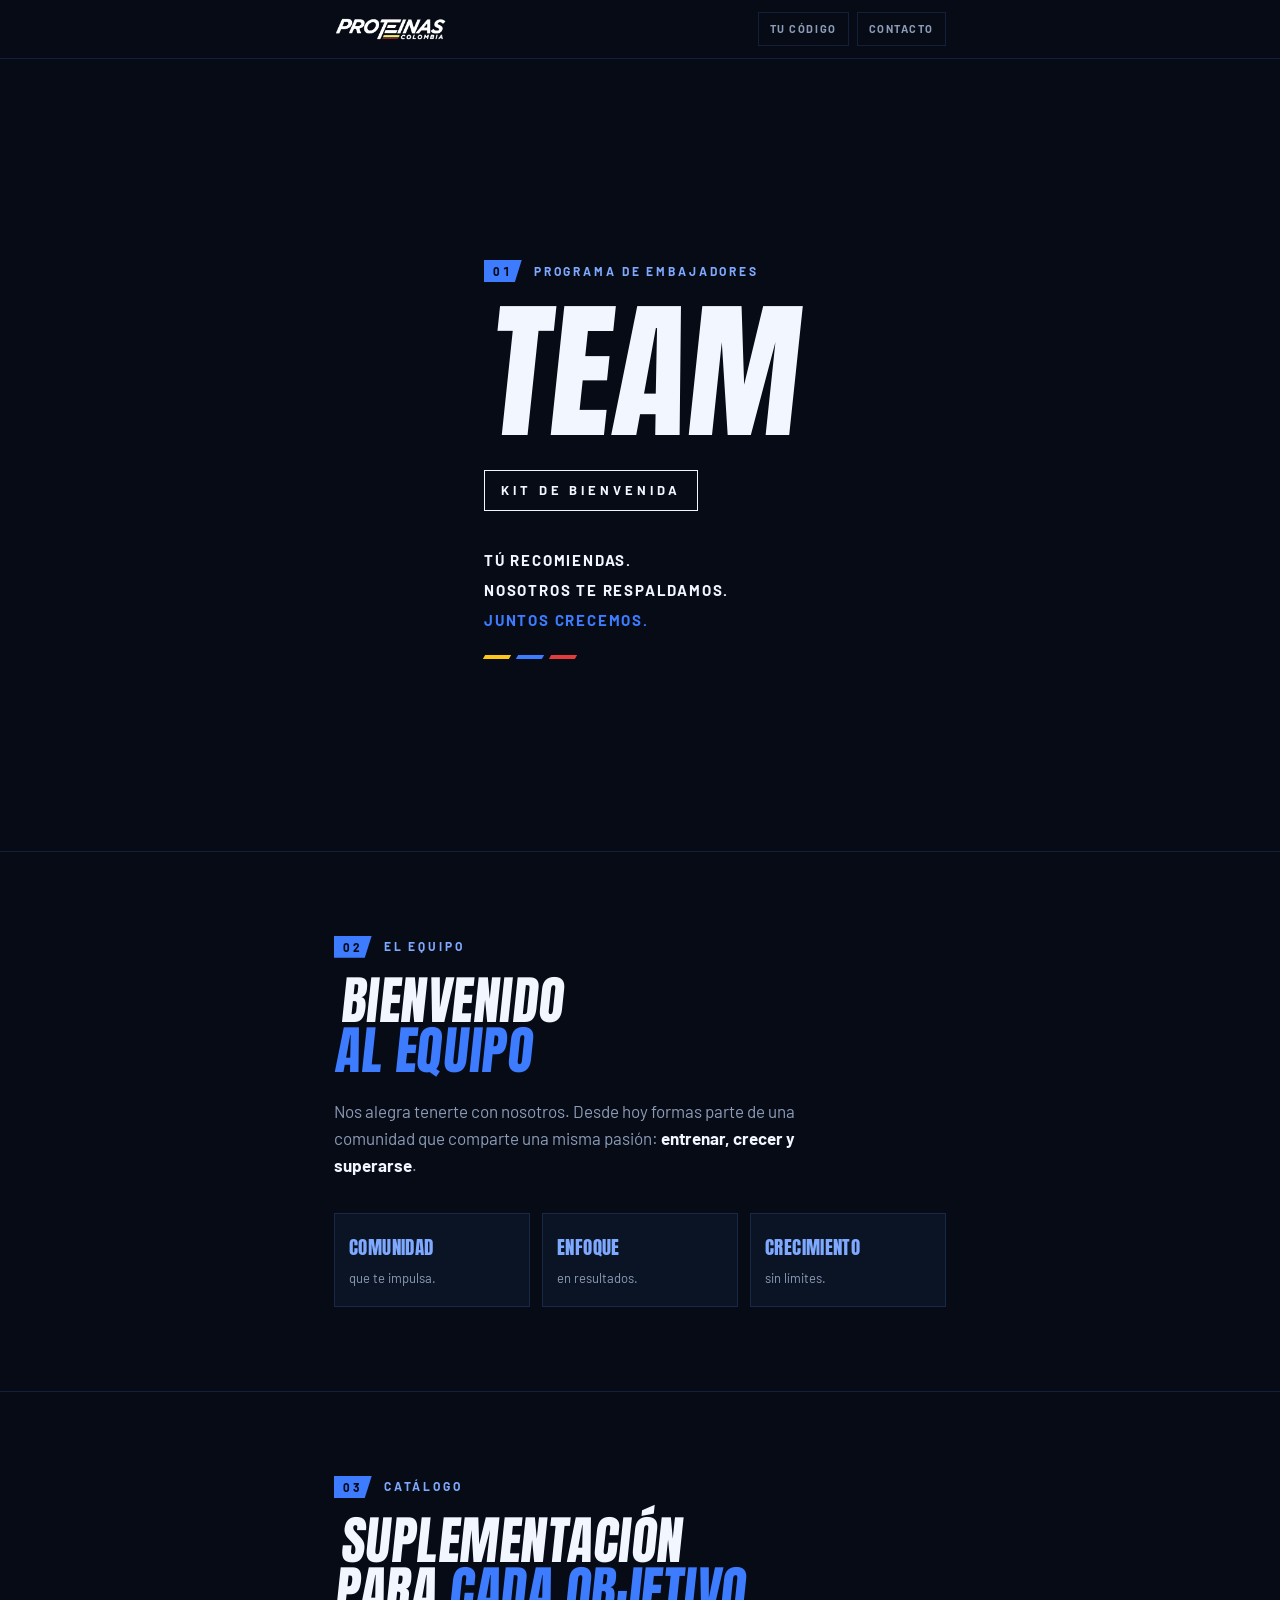
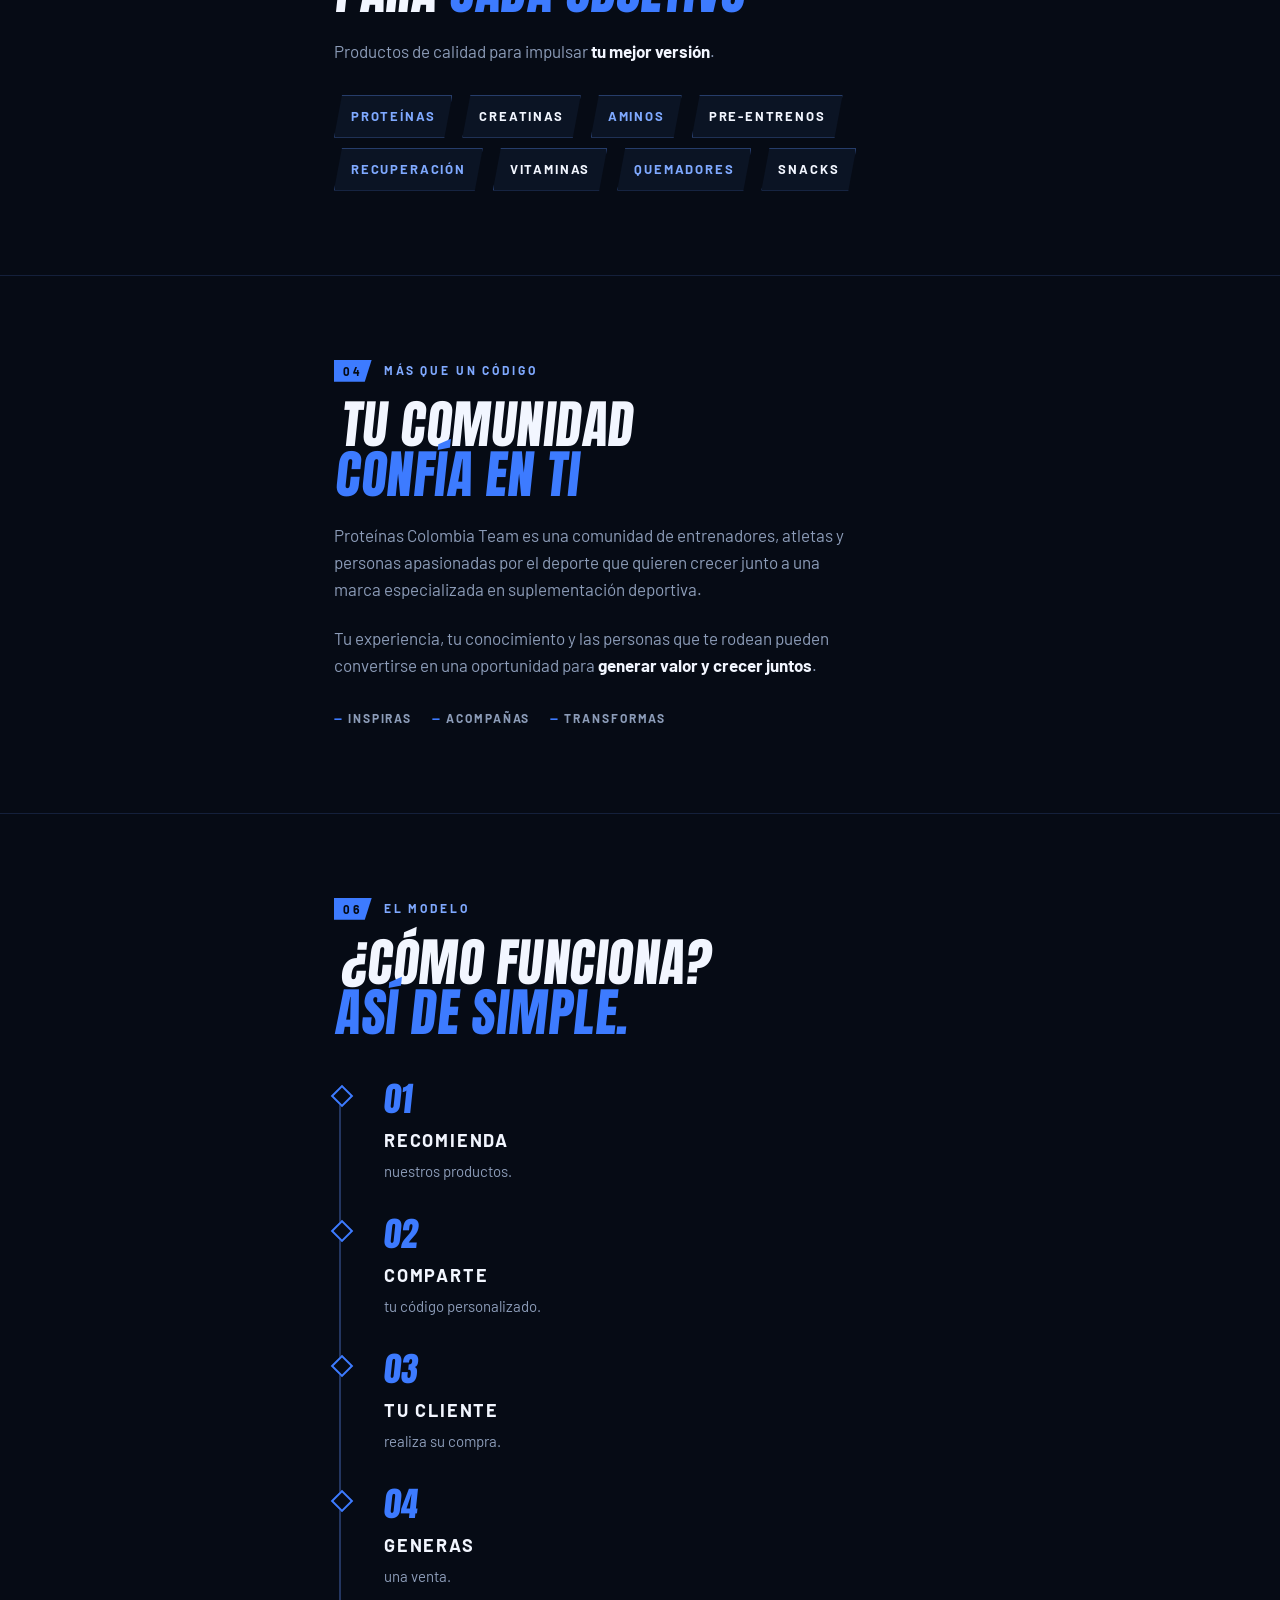
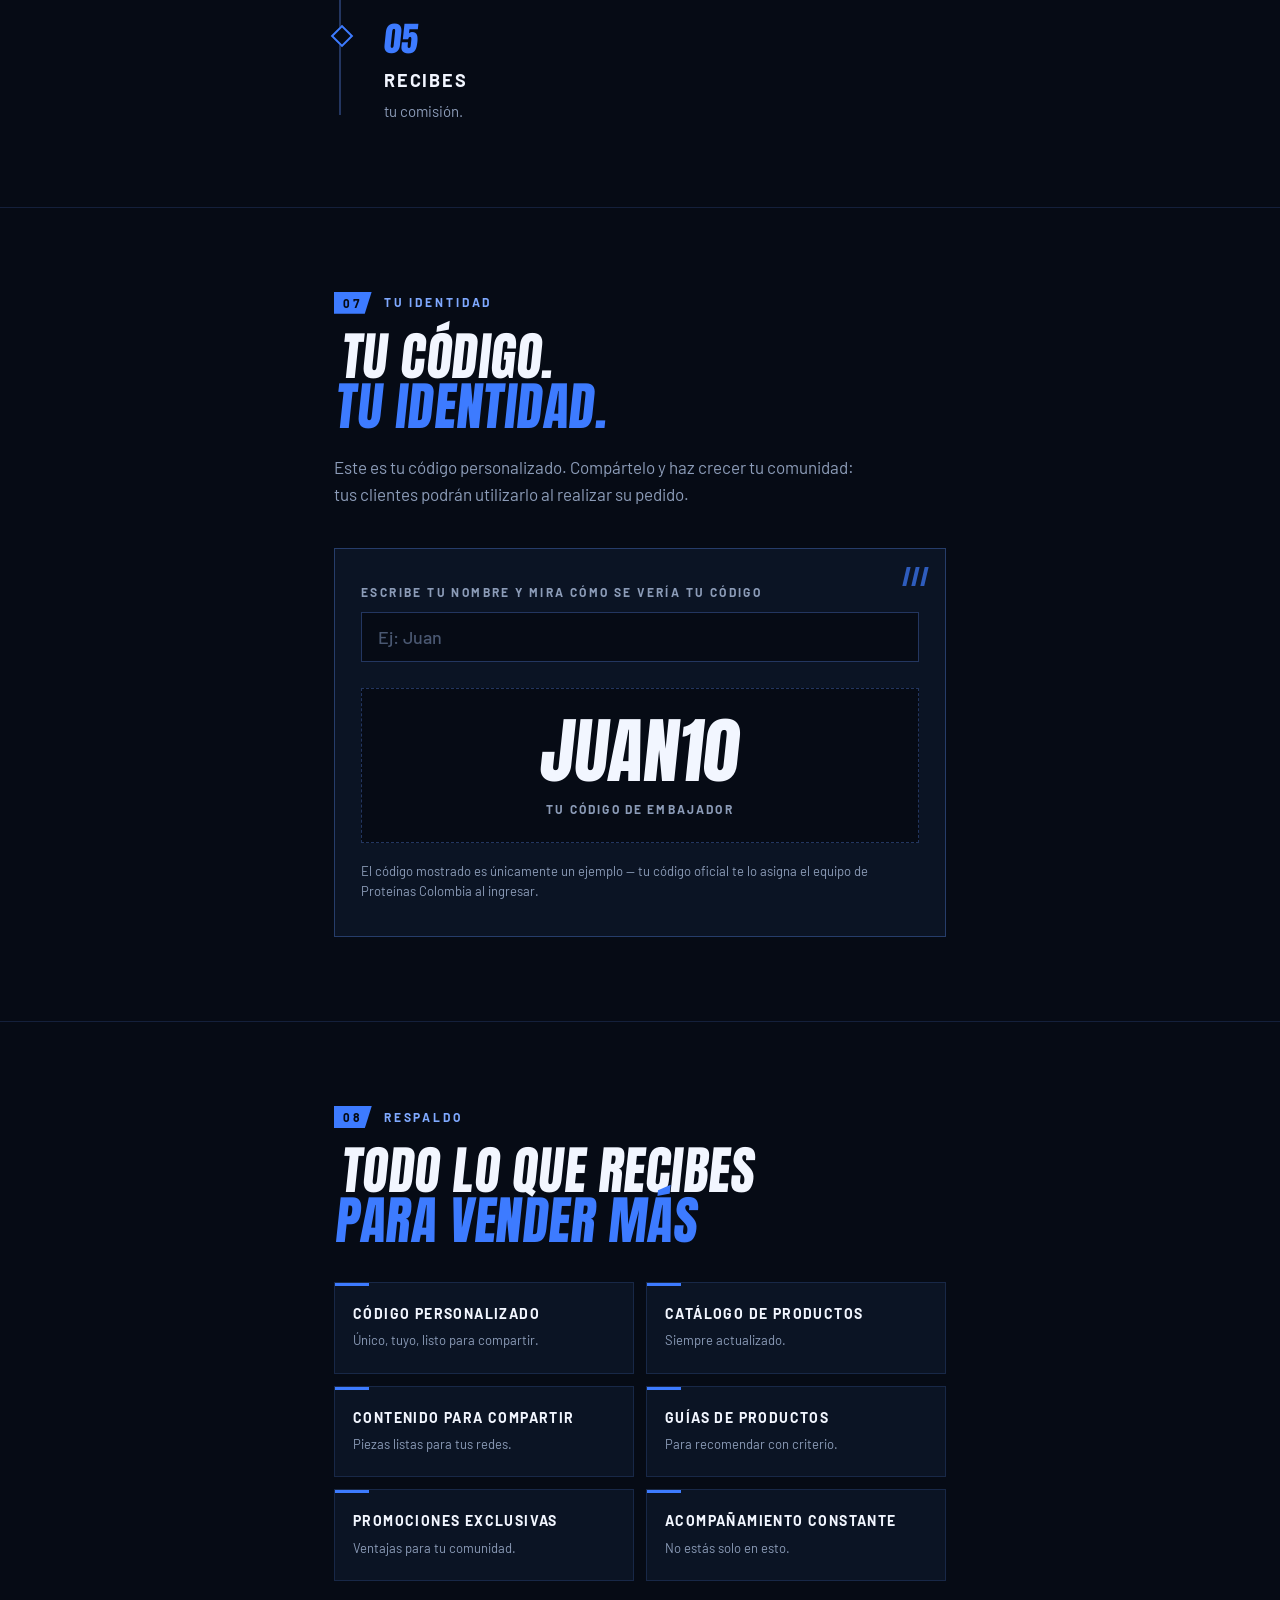
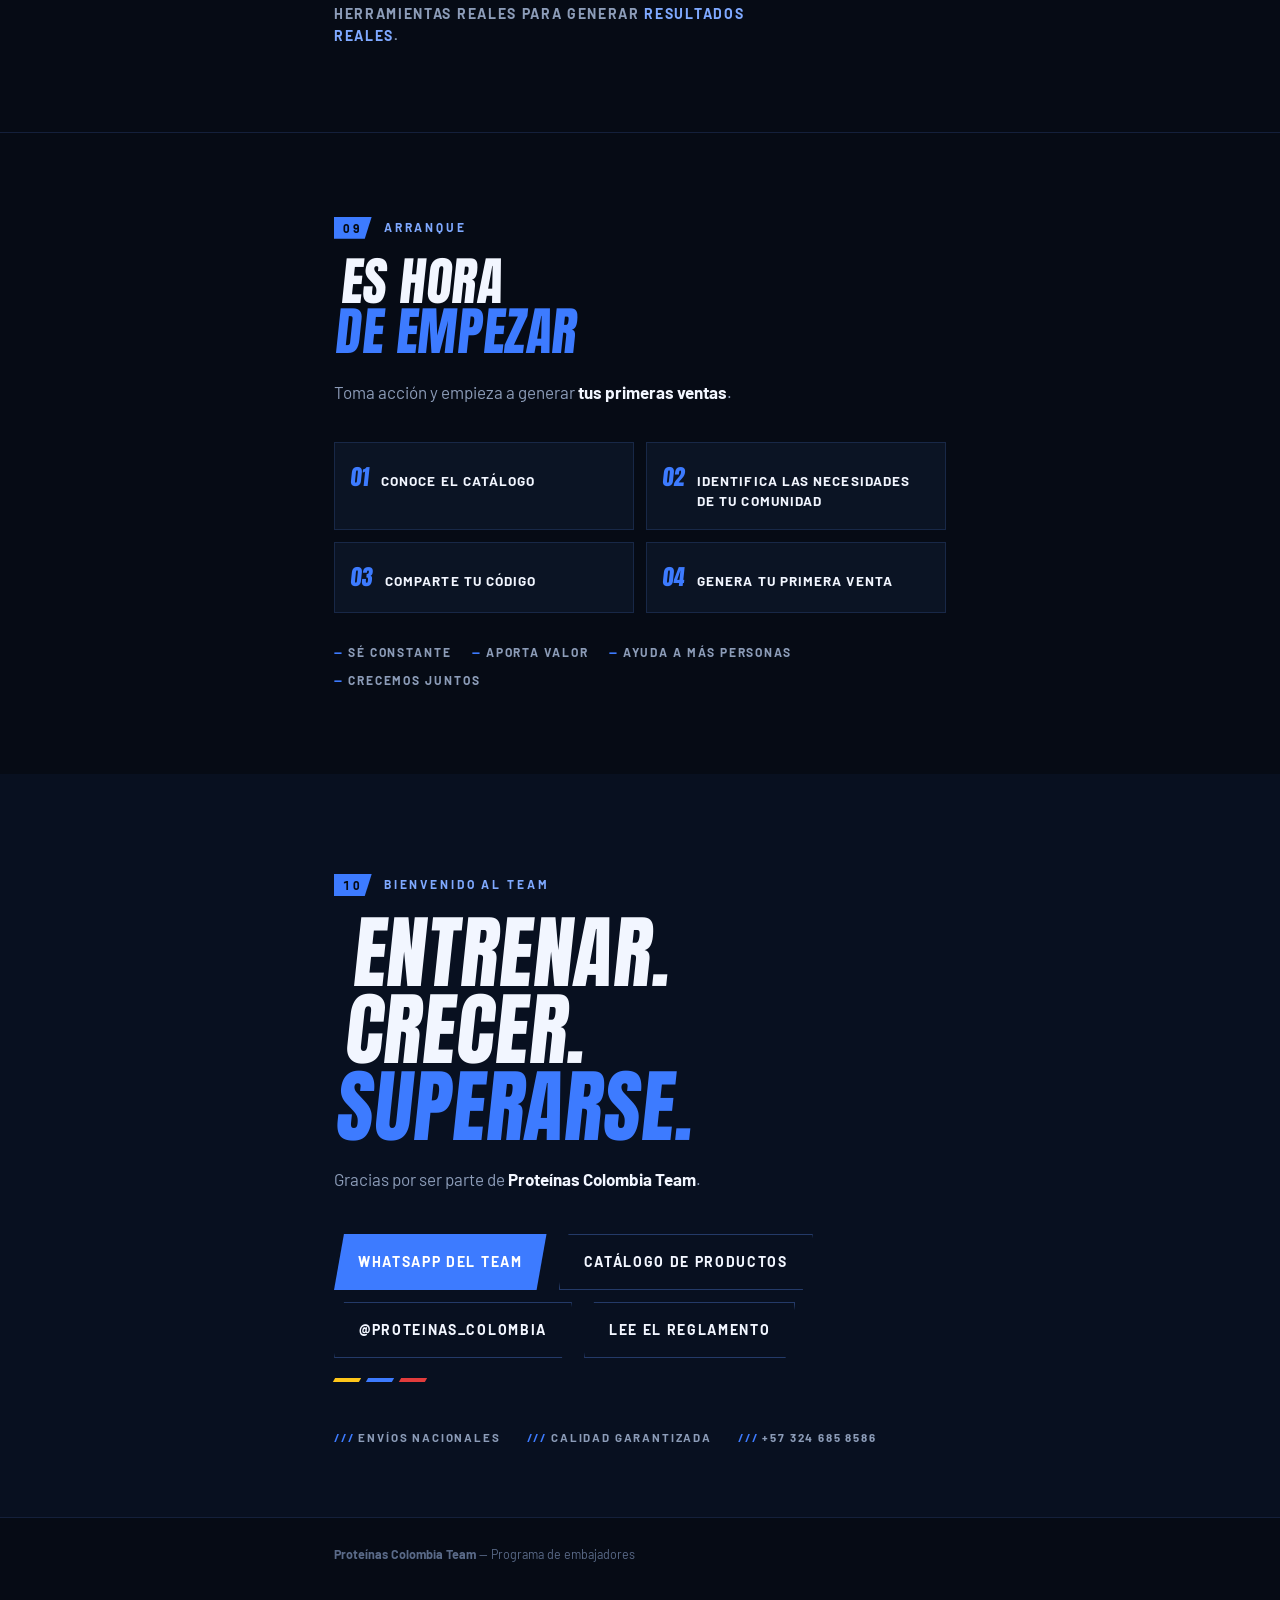
<file: web/index.html>
<!doctype html>
<html lang="es">
<head>
<meta charset="utf-8">
<meta name="viewport" content="width=device-width, initial-scale=1">
<meta name="robots" content="noindex, nofollow">
<meta name="theme-color" content="#060B15">
<link rel="icon" href="data:image/svg+xml,%3Csvg%20xmlns%3D%22http%3A%2F%2Fwww.w3.org%2F2000%2Fsvg%22%20viewBox%3D%220%200%20512%20512%22%3E%3Cpath%20fill%3D%22%23111114%22%20fill-rule%3D%22evenodd%22%20d%3D%22M242%20506C222%20505%20201%20501%20182%20495C181%20495%20179%20494%20178%20494C178%20494%20176%20493%20174%20493C172%20492%20170%20491%20169%20491C167%20490%20167%20490%20168%20486C169%20485%20175%20474%20181%20461C187%20449%20194%20436%20196%20432C198%20428%20205%20415%20210%20404C216%20392%20223%20378%20227%20371C230%20365%20236%20352%20241%20343C245%20334%20251%20322%20255%20315C258%20309%20265%20295%20270%20285C275%20275%20282%20262%20285%20256C288%20250%20295%20237%20300%20227C304%20217%20309%20209%20309%20208C309%20208%20309%20207%20309%20207C308%20207%20307%20207%20305%20208C300%20209%20297%20209%20292%20210C291%20211%20290%20211%20289%20211C288%20211%20286%20212%20285%20212C283%20212%20281%20213%20281%20213C280%20213%20278%20213%20277%20214C276%20214%20274%20214%20273%20214C273%20215%20271%20215%20270%20215C269%20215%20267%20216%20267%20216C266%20216%20264%20216%20261%20217C258%20218%20255%20218%20254%20218C249%20220%20244%20221%20243%20221C242%20221%20240%20221%20238%20222C237%20222%20236%20222%20235%20223C233%20223%20229%20224%20227%20224C223%20225%20221%20225%20221%20225C221%20225%20221%20224%20221%20223C222%20222%20223%20218%20224%20216C225%20213%20227%20208%20228%20205C229%20202%20230%20197%20231%20195C232%20193%20233%20191%20233%20190C233%20189%20237%20180%20238%20177C238%20176%20238%20175%20239%20174C239%20174%20240%20172%20240%20170C243%20161%20245%20157%20245%20156C246%20155%20251%20139%20255%20128C256%20125%20259%20118%20261%20113C261%20112%20262%20109%20263%20107C263%20106%20264%20104%20264%20104C264%20104%20264%20103%20265%20102C265%20101%20266%2098%20267%2096C268%2093%20268%2091%20268%2091C268%2090%20268%2091%20266%2093C265%2095%20263%2097%20262%2098C262%2099%20260%20101%20260%20102C259%20103%20247%20120%20241%20128C240%20130%20237%20135%20235%20137C233%20140%20230%20144%20228%20146C227%20149%20225%20151%20224%20152C224%20152%20222%20155%20221%20157C219%20159%20217%20163%20215%20164C214%20166%20211%20171%20208%20176C204%20180%20200%20186%20197%20190C195%20193%20192%20198%20191%20199C190%20200%20188%20204%20186%20206C184%20208%20182%20211%20182%20212C181%20213%20180%20215%20178%20217C176%20220%20171%20227%20159%20245C157%20247%20154%20251%20152%20253C134%20278%20126%20291%20126%20291C126%20292%20127%20292%20130%20291C131%20290%20134%20289%20135%20289C136%20288%20137%20288%20138%20288C138%20288%20139%20287%20140%20287C141%20286%20145%20285%20148%20284C152%20283%20155%20282%20156%20281C157%20281%20159%20280%20161%20279C163%20279%20164%20278%20164%20278C165%20278%20167%20277%20169%20277C171%20276%20174%20275%20175%20274C176%20274%20178%20274%20178%20273C180%20273%20187%20270%20188%20270C189%20270%20191%20269%20192%20269C196%20267%20201%20265%20203%20265C203%20265%20204%20264%20205%20264C206%20264%20207%20264%20207%20264C207%20264%20207%20264%20206%20268C204%20273%20203%20277%20202%20280C202%20281%20202%20283%20201%20283C200%20287%20198%20294%20197%20297C197%20298%20196%20300%20196%20301C196%20302%20195%20304%20195%20305C194%20307%20194%20308%20194%20309C193%20309%20193%20310%20193%20311C193%20312%20192%20313%20192%20314C192%20314%20192%20315%20191%20316C191%20318%20191%20319%20190%20319C190%20320%20189%20325%20188%20328C187%20329%20187%20330%20187%20331C187%20331%20186%20334%20185%20336C185%20338%20184%20341%20183%20342C183%20345%20177%20362%20171%20382C170%20387%20168%20392%20168%20393C167%20396%20158%20426%20153%20443C151%20449%20149%20455%20149%20455C149%20456%20147%20461%20146%20467C144%20473%20142%20478%20142%20478C142%20479%20141%20479%20141%20478C140%20478%20139%20478%20138%20477C129%20472%20118%20465%20110%20459C99%20451%2091%20445%2082%20436C67%20421%2055%20406%2044%20389C43%20387%2042%20385%2041%20385C40%20383%2036%20375%2034%20372C30%20364%2026%20354%2023%20346C16%20330%2011%20311%209%20294C7%20281%206%20269%206%20256C6%20236%208%20218%2012%20199C18%20176%2026%20154%2038%20132C41%20127%2048%20116%2051%20112C63%2095%2072%2085%2086%2072C90%2068%2094%2065%2096%2063C97%2062%2098%2061%2099%2061C100%2060%20101%2059%20102%2059C102%2058%20103%2058%20103%2058C103%2058%20110%2052%20111%2051C112%2051%20113%2050%20115%2049C120%2046%20127%2041%20133%2038C137%2035%20148%2030%20151%2028C158%2025%20162%2024%20167%2022C168%2021%20169%2021%20170%2021C172%2020%20180%2017%20183%2016C184%2016%20185%2016%20185%2015C186%2015%20187%2015%20188%2015C189%2014%20190%2014%20191%2014C193%2013%20201%2011%20203%2011C211%209%20219%208%20223%207C224%207%20225%207%20225%207C226%207%20236%206%20240%206C248%205%20262%205%20270%206C274%206%20278%206%20278%206C279%206%20280%206%20282%206C285%207%20289%207%20292%208C293%208%20295%208%20296%208C297%209%20300%209%20301%209C303%2010%20304%2010%20305%2010C309%2011%20319%2013%20322%2014C322%2014%20324%2014%20325%2015C336%2018%20347%2022%20359%2027C367%2031%20380%2038%20388%2042C389%2043%20391%2044%20392%2045C397%2048%20406%2055%20412%2059C414%2061%20416%2062%20416%2063C423%2069%20439%2084%20446%2091C456%20103%20463%20113%20471%20126C478%20137%20484%20151%20489%20164C490%20166%20491%20169%20492%20169C492%20169%20492%20170%20492%20170C492%20171%20493%20172%20493%20174C494%20175%20494%20177%20494%20177C495%20178%20495%20179%20495%20180C496%20182%20497%20187%20498%20190C499%20191%20499%20192%20499%20193C499%20194%20500%20197%20501%20200C501%20201%20501%20202%20502%20203C502%20204%20502%20205%20502%20206C502%20207%20503%20211%20503%20213C504%20214%20504%20215%20504%20215C504%20216%20504%20217%20504%20217C504%20218%20505%20220%20505%20226C505%20227%20506%20229%20506%20231C506%20232%20506%20234%20506%20236C506%20237%20506%20239%20507%20241C507%20246%20507%20265%20507%20269C507%20271%20506%20273%20506%20276C506%20278%20506%20281%20506%20282C506%20283%20505%20284%20505%20286C505%20290%20504%20294%20504%20295C504%20295%20504%20296%20504%20297C504%20297%20504%20298%20503%20299C503%20299%20503%20300%20503%20301C502%20305%20502%20307%20502%20308C501%20309%20501%20310%20501%20311C501%20312%20500%20314%20500%20315C500%20316%20499%20318%20499%20318C498%20323%20498%20324%20497%20325C497%20325%20497%20326%20497%20326C497%20326%20497%20327%20497%20328C496%20328%20496%20330%20495%20332C495%20333%20494%20335%20494%20335C494%20335%20494%20337%20493%20338C493%20340%20492%20341%20492%20342C492%20342%20492%20343%20492%20343C491%20343%20491%20344%20491%20344C490%20349%20480%20370%20477%20376C476%20376%20476%20377%20476%20377C476%20377%20475%20379%20473%20382C462%20400%20450%20416%20436%20431C430%20437%20421%20445%20416%20449C415%20450%20414%20451%20413%20452C407%20457%20392%20467%20384%20471C384%20472%20382%20473%20380%20474C377%20476%20364%20482%20361%20484C360%20484%20359%20485%20358%20485C353%20487%20346%20490%20340%20492C320%20499%20302%20503%20280%20505C270%20506%20254%20507%20242%20506ZM280%20385C286%20384%20291%20384%20295%20383C296%20382%20298%20382%20299%20382C301%20382%20305%20381%20308%20380C308%20380%20310%20379%20311%20379C315%20378%20319%20376%20325%20374C343%20367%20360%20356%20373%20342C388%20327%20400%20309%20406%20290C413%20267%20414%20245%20408%20222C406%20215%20402%20206%20400%20200C398%20195%20397%20193%20395%20190C381%20163%20359%20140%20333%20124C327%20121%20318%20116%20313%20114C311%20113%20310%20113%20309%20112C309%20112%20308%20112%20308%20112C308%20112%20308%20112%20307%20112C306%20111%20303%20110%20300%20109C298%20108%20294%20107%20290%20105C288%20104%20288%20104%20287%20105C287%20105%20282%20122%20280%20130C279%20133%20278%20135%20278%20136C277%20140%20276%20144%20275%20145C275%20146%20275%20147%20276%20147C277%20147%20278%20148%20279%20148C280%20148%20281%20149%20282%20149C283%20149%20284%20150%20285%20150C286%20150%20288%20151%20289%20151C291%20152%20294%20153%20298%20155C299%20155%20299%20155%20300%20156C302%20156%20311%20161%20314%20163C339%20178%20359%20200%20368%20223C369%20226%20370%20229%20372%20235C373%20241%20374%20251%20374%20258C373%20261%20373%20263%20373%20264C373%20267%20371%20272%20371%20274C369%20281%20369%20281%20366%20288C365%20291%20361%20298%20358%20302C348%20316%20334%20329%20318%20337C313%20339%20306%20342%20302%20343C300%20344%20299%20344%20298%20344C296%20345%20294%20346%20293%20346C293%20346%20292%20346%20290%20346C286%20347%20283%20348%20281%20348C280%20348%20278%20348%20277%20349C274%20349%20262%20349%20256%20349C251%20349%20251%20349%20250%20349C249%20350%20244%20358%20239%20367C235%20374%20231%20381%20231%20382C231%20382%20231%20382%20233%20383C233%20383%20235%20383%20237%20383C245%20384%20246%20385%20250%20385C256%20385%20257%20385%20267%20385C273%20385%20277%20385%20280%20385Z%22%2F%3E%3C%2Fsvg%3E" media="(prefers-color-scheme: light)">
<link rel="icon" href="data:image/svg+xml,%3Csvg%20xmlns%3D%22http%3A%2F%2Fwww.w3.org%2F2000%2Fsvg%22%20viewBox%3D%220%200%20389%20512%22%3E%3Cpath%20fill%3D%22%23FFFFFF%22%20fill-rule%3D%22evenodd%22%20d%3D%22M55%20508C54%20507%2054%20507%2054%20506C54%20506%2055%20503%2056%20500C58%20494%2059%20491%2060%20485C61%20483%2062%20480%2063%20478C63%20476%2065%20469%2068%20462C71%20449%2073%20445%2077%20429C78%20426%2081%20418%2082%20413C84%20407%2086%20400%2087%20397C88%20394%2090%20389%2090%20387C91%20385%2092%20382%2092%20381C92%20380%2094%20375%2095%20370C97%20364%2098%20360%2098%20360C98%20359%2097%20359%2096%20358C78%20347%2061%20333%2048%20317C25%20289%2010%20255%205%20221C5%20215%205%20214%204%20209C4%20202%204%20182%204%20177C6%20161%209%20148%2013%20135C14%20131%2017%20124%2018%20121C19%20120%2019%20118%2020%20117C22%20112%2028%20100%2032%2093C57%2053%2097%2023%20143%2010C145%2010%20149%209%20150%208C152%208%20154%208%20154%208C160%206%20171%205%20179%204C185%203%20204%203%20210%204C235%206%20258%2013%20281%2024C301%2034%20317%2046%20333%2063C360%2091%20378%20128%20384%20166C385%20176%20385%20177%20385%20194C385%20213%20385%20216%20383%20227C382%20233%20381%20234%20380%20240C374%20265%20363%20288%20348%20309C317%20350%20271%20377%20220%20384C206%20386%20189%20386%20175%20384C158%20383%20142%20379%20127%20373C126%20373%20126%20373%20126%20373C125%20373%20118%20387%2099%20425C95%20433%2091%20441%2089%20444C88%20447%2083%20457%2077%20468C72%20478%2068%20487%2067%20488C67%20488%2064%20493%2062%20499C59%20504%2057%20508%2057%20508C57%20508%2056%20508%2055%20508ZM70%20474C74%20468%2078%20458%2081%20453C88%20440%2096%20424%20103%20409C107%20402%20111%20393%20113%20389C115%20386%20120%20376%20125%20367C129%20358%20136%20345%20139%20338C154%20309%20153%20311%20152%20311C152%20310%20151%20311%20155%20304C164%20289%20161%20294%20179%20258C183%20251%20188%20242%20190%20238C192%20234%20197%20224%20201%20217C208%20201%20215%20187%20223%20172C227%20164%20228%20162%20228%20162C228%20161%20227%20162%20224%20162C223%20162%20221%20163%20220%20163C215%20164%20211%20165%20207%20166C204%20166%20201%20167%20200%20167C198%20168%20196%20168%20195%20168C195%20168%20193%20169%20191%20169C190%20169%20187%20170%20185%20170C184%20171%20182%20171%20181%20171C181%20171%20177%20172%20173%20173C159%20176%20156%20177%20155%20177C155%20177%20154%20177%20153%20177C152%20177%20152%20177%20151%20177C151%20177%20152%20176%20153%20173C154%20169%20155%20166%20158%20158C159%20155%20161%20151%20161%20149C162%20146%20163%20143%20164%20141C165%20139%20166%20137%20166%20135C169%20127%20174%20113%20177%20106C178%20103%20179%2099%20180%2097C184%2085%20187%2078%20187%2077C187%2077%20187%2077%20187%2077C187%2077%20185%2079%20181%2085C181%2085%20179%2088%20177%2091C174%2094%20172%2098%20170%20100C169%20102%20167%20104%20167%20105C167%20105%20163%20110%20159%20116C155%20122%20151%20127%20151%20128C150%20128%20150%20129%20149%20130C149%20130%20148%20131%20147%20133C146%20134%20145%20136%20143%20138C128%20160%20122%20168%20121%20169C120%20171%20114%20179%20107%20189C103%20195%2099%20200%2099%20201C98%20201%2097%20203%2096%20205C94%20207%2091%20212%2088%20216C85%20220%2083%20223%2083%20223C83%20224%2083%20224%2085%20223C86%20223%2088%20222%2090%20221C92%20221%2095%20219%2097%20219C98%20218%20102%20217%20104%20216C107%20215%20110%20214%20112%20213C114%20213%20117%20212%20119%20211C121%20210%20123%20210%20124%20209C124%20209%20126%20209%20128%20208C131%20207%20133%20206%20134%20206C134%20206%20137%20205%20141%20204C144%20202%20148%20201%20149%20201C149%20200%20150%20200%20150%20200C151%20200%20150%20202%20147%20212C147%20214%20142%20230%20141%20233C140%20235%20138%20242%20136%20248C135%20251%20135%20253%20134%20254C134%20255%20133%20259%20130%20268C129%20272%20128%20276%20128%20276C127%20277%20127%20278%20127%20280C126%20281%20125%20284%20124%20286C124%20289%20123%20293%20122%20294C122%20295%20121%20297%20121%20297C121%20298%20120%20302%20118%20307C117%20312%20115%20318%20114%20320C113%20325%20112%20328%20110%20333C110%20334%20109%20337%20109%20339C108%20340%20107%20345%20106%20349C104%20353%20103%20357%20103%20359C102%20360%20101%20364%20100%20367C99%20371%2098%20375%2097%20376C97%20378%2096%20381%2095%20383C94%20386%2093%20390%2092%20393C91%20396%2088%20406%2085%20415C83%20424%2080%20433%2079%20436C78%20438%2075%20448%2073%20457C70%20466%2067%20475%2066%20477C66%20479%2065%20481%2065%20483C63%20488%2064%20487%2070%20474ZM191%20310C196%20309%20199%20309%20202%20308C208%20307%20210%20307%20215%20306C243%20299%20267%20283%20284%20260C294%20246%20301%20229%20303%20211C304%20208%20304%20196%20303%20192C303%20188%20302%20185%20301%20181C295%20149%20273%20119%20244%2099C233%2092%20223%2087%20210%2082C208%2082%20207%2081%20206%2081C206%2081%20205%2080%20204%2080C203%2080%20203%2080%20203%2080C203%2080%20202%2082%20198%2095C197%2097%20196%20101%20195%20103C195%20106%20194%20108%20194%20108C194%20109%20194%20109%20195%20109C213%20114%20228%20122%20243%20135C249%20139%20257%20148%20262%20155C273%20170%20279%20188%20278%20205C277%20228%20265%20249%20245%20265C236%20272%20225%20278%20213%20281C207%20283%20201%20284%20192%20286C191%20286%20186%20286%20180%20286C175%20286%20170%20286%20170%20286C169%20288%20157%20307%20157%20308C157%20308%20158%20308%20164%20309C172%20310%20184%20310%20191%20310Z%22%2F%3E%3C%2Fsvg%3E" media="(prefers-color-scheme: dark)">
<link rel="apple-touch-icon" href="[data-uri]">
<title>Proteínas Colombia Team — Kit de Bienvenida</title>
<style>
@font-face{font-family:'Anton';font-style:normal;font-weight:400;src:url([data-uri]) format('woff2')}
@font-face{font-family:'Barlow';font-style:normal;font-weight:400;src:url([data-uri]) format('woff2')}
@font-face{font-family:'Barlow';font-style:normal;font-weight:500;src:url([data-uri]) format('woff2')}
@font-face{font-family:'Barlow';font-style:normal;font-weight:700;src:url([data-uri]) format('woff2')}

:root{
  --bg:#060B15;
  --bg-2:#081020;
  --panel:#0B1424;
  --panel-2:#0E1930;
  --line:rgba(96,146,255,.16);
  --line-2:rgba(96,146,255,.32);
  --blue:#3D7BFF;
  --blue-hi:#7FA9FF;
  --paper:#F2F6FF;
  --muted:#8C9CB8;
  --yellow:#FFC61A;
  --red:#E23C3C;
  --display:'Anton',system-ui,sans-serif;
  --body:'Barlow',system-ui,sans-serif;
}
/* Marca de una sola atmósfera: el mundo visual del Team es nocturno, en ambos temas */
:root[data-theme="light"],:root[data-theme="dark"]{color-scheme:dark}

*{box-sizing:border-box}
body{
  margin:0;background:var(--bg);color:var(--paper);
  font-family:var(--body);font-size:17px;line-height:1.6;
  -webkit-font-smoothing:antialiased;overflow-x:hidden;
}

/* ---------- utilidades de marca ---------- */
.wrap{max-width:660px;margin:0 auto;padding:0 24px}
.eyebrow{
  font-size:12px;font-weight:700;letter-spacing:.24em;text-transform:uppercase;
  color:var(--blue-hi);display:flex;align-items:center;gap:12px;margin:0 0 18px;
}
.eyebrow .pg{
  font-variant-numeric:tabular-nums;color:var(--bg);background:var(--blue);
  padding:2px 9px 1px;clip-path:polygon(0 0,100% 0,calc(100% - 7px) 100%,0 100%);
}
h1,h2,h3{margin:0;text-wrap:balance}
.display{
  font-family:var(--display);font-weight:400;text-transform:uppercase;
  transform:skewX(-6deg);transform-origin:left bottom;
  letter-spacing:.01em;line-height:.96;
}
h2.display{font-size:clamp(34px,8vw,52px)}
.display .b{color:var(--blue)}
.tricolor{display:flex;gap:7px;margin:20px 0 0}
.tricolor i{display:block;height:4px;width:26px;transform:skewX(-30deg)}
.tricolor i:nth-child(1){background:var(--yellow)}
.tricolor i:nth-child(2){background:var(--blue)}
.tricolor i:nth-child(3){background:var(--red)}
.lede{color:var(--muted);font-size:17px;max-width:52ch;margin:22px 0 0}
.lede strong{color:var(--paper);font-weight:600}

section{padding:84px 0;border-top:1px solid var(--line);position:relative}
section.flush{border-top:none}



/* ---------- barra de progreso + encabezado ---------- */
header.top{
  position:sticky;top:0;z-index:50;
  background:var(--bg);
  border-bottom:1px solid var(--line);
}
header.top .bar{
  max-width:660px;margin:0 auto;padding:12px 24px;
  display:flex;align-items:center;justify-content:space-between;gap:12px;
}
.logo{display:flex;align-items:center;gap:9px;text-decoration:none}
.logo img{height:24px;width:auto;display:block}
nav.caps{display:flex;gap:8px}
nav.caps a{
  font-size:11px;font-weight:700;letter-spacing:.14em;text-transform:uppercase;
  color:var(--muted);text-decoration:none;padding:7px 11px;border:1px solid var(--line);
  white-space:nowrap;
}
nav.caps a:hover,nav.caps a:focus-visible{color:var(--paper);border-color:var(--blue)}
a:focus-visible,button:focus-visible,input:focus-visible,summary:focus-visible{outline:2px solid var(--blue-hi);outline-offset:2px}

/* ---------- héroe ---------- */
.hero{
  min-height:88svh;display:flex;flex-direction:column;justify-content:center;
  padding:70px 0 60px;position:relative;overflow:hidden;
}
.hero .chip{
  display:inline-block;border:1px solid var(--paper);padding:9px 16px;
  font-size:13px;font-weight:700;letter-spacing:.3em;text-transform:uppercase;
  margin:26px 0 0;
}
.hero h1{font-size:clamp(64px,19vw,150px)}
.hero .tag{margin:34px 0 0;font-size:15px;font-weight:700;letter-spacing:.12em;text-transform:uppercase;line-height:2}
.hero .tag .b{color:var(--blue)}

/* ---------- valores / chips ---------- */
.vals{display:grid;grid-template-columns:repeat(3,1fr);gap:12px;margin:34px 0 0}
.vals .v{border:1px solid var(--line);background:var(--panel);padding:18px 14px 16px}
.vals .v b{display:block;font-family:var(--display);font-weight:400;text-transform:uppercase;font-size:19px;letter-spacing:.02em;color:var(--blue-hi)}
.vals .v span{font-size:13px;color:var(--muted)}
@media (max-width:520px){.vals{grid-template-columns:1fr 1fr}.vals .v:last-child{grid-column:1/-1}}

.cats{display:flex;flex-wrap:wrap;gap:10px;margin:30px 0 0}
.cats span{
  border:1px solid var(--line-2);padding:10px 16px;font-weight:700;font-size:13px;
  letter-spacing:.14em;text-transform:uppercase;
  clip-path:polygon(8px 0,100% 0,calc(100% - 8px) 100%,0 100%);
  background:var(--panel);
}
.cats span:nth-child(odd){color:var(--blue-hi)}

/* ---------- cómo funciona: línea de tiempo ---------- */
.steps{margin:44px 0 0;position:relative;padding-left:24px}
.steps::before{content:"";position:absolute;left:5px;top:8px;bottom:8px;width:2px;background:var(--line-2)}
.step{position:relative;padding:0 0 34px 26px}
.step:last-child{padding-bottom:0}
.step::before{
  content:"";position:absolute;left:-24px;top:6px;width:12px;height:12px;
  background:var(--bg);border:2px solid var(--blue);transform:rotate(45deg);
}
.step .n{
  font-family:var(--display);font-size:34px;color:var(--blue);
  transform:skewX(-6deg);display:inline-block;line-height:1;
  font-variant-numeric:tabular-nums;
}
.step h3{font-size:18px;font-weight:700;letter-spacing:.1em;text-transform:uppercase;margin:6px 0 4px}
.step p{margin:0;color:var(--muted);font-size:15px}

/* ---------- tu código: demo interactiva ---------- */
.codelab{
  border:1px solid var(--line-2);background:var(--panel);
  padding:34px 26px;margin:40px 0 0;position:relative;overflow:hidden;
}
.codelab::after{
  content:"///";position:absolute;right:16px;top:10px;color:var(--blue);
  font-family:var(--display);font-size:22px;opacity:.7;
}
.codelab label{display:block;font-size:12px;font-weight:700;letter-spacing:.2em;text-transform:uppercase;color:var(--muted);margin:0 0 10px}
.codelab input{
  width:100%;background:var(--bg);border:1px solid var(--line-2);color:var(--paper);
  font-family:var(--body);font-size:18px;font-weight:500;padding:13px 16px;
  text-transform:uppercase;letter-spacing:.06em;
}
.codelab input::placeholder{color:#4A5872;text-transform:none;letter-spacing:0}
.bigcode{
  margin:26px 0 0;text-align:center;border:1px dashed var(--line-2);padding:26px 10px 22px;
  background:var(--bg);
}
.bigcode .c{
  font-family:var(--display);font-size:clamp(46px,13vw,72px);line-height:1;
  transform:skewX(-6deg);display:inline-block;color:var(--paper);
}
.bigcode small{display:block;margin:12px 0 0;color:var(--muted);font-size:12px;letter-spacing:.18em;text-transform:uppercase;font-weight:700}
.codelab .note{margin:18px 0 0;font-size:13px;color:var(--muted)}

/* ---------- beneficios ---------- */
.bens{display:grid;grid-template-columns:1fr 1fr;gap:12px;margin:36px 0 0}
.ben{border:1px solid var(--line);background:var(--panel);padding:20px 18px;position:relative}
.ben::before{content:"";position:absolute;left:0;top:0;width:34px;height:3px;background:var(--blue)}
.ben b{display:block;font-size:14px;font-weight:700;letter-spacing:.1em;text-transform:uppercase}
.ben span{font-size:13px;color:var(--muted)}
@media (max-width:460px){.bens{grid-template-columns:1fr}}

/* ---------- primeros pasos ---------- */
.starts{display:grid;grid-template-columns:1fr 1fr;gap:12px;margin:36px 0 0}
.start{border:1px solid var(--line);background:var(--panel)}
.start .t{padding:16px 16px 18px;display:flex;gap:12px;align-items:baseline}
.start .t .n{font-family:var(--display);color:var(--blue);font-size:22px;transform:skewX(-6deg);font-variant-numeric:tabular-nums}
.start .t b{font-size:13.5px;font-weight:700;letter-spacing:.08em;text-transform:uppercase;line-height:1.5}
@media (max-width:460px){.starts{grid-template-columns:1fr}}
.mantra{display:flex;flex-wrap:wrap;gap:8px 20px;margin:30px 0 0;font-size:12px;font-weight:700;letter-spacing:.16em;text-transform:uppercase;color:var(--muted)}
.mantra span::before{content:"— ";color:var(--blue)}

/* ---------- puente al reglamento ---------- */
.bridge{
  background:#081020;text-align:left;
  border-top:1px solid var(--line);
}
.bridge .big{font-size:clamp(40px,10vw,72px)}

/* ---------- reglamento ---------- */
.accepts{margin:34px 0 0;padding:0;list-style:none;display:grid;gap:10px}
.accepts li{
  display:flex;gap:14px;align-items:flex-start;border:1px solid var(--line);
  background:var(--panel);padding:14px 16px;font-size:15px;
}
.accepts li::before{
  content:"✓";color:var(--bg);background:var(--blue);min-width:22px;height:22px;
  display:grid;place-items:center;font-weight:700;font-size:13px;margin-top:1px;
  clip-path:polygon(0 0,100% 0,100% 78%,78% 100%,0 100%);
}

.rulesmeta{
  display:flex;align-items:center;justify-content:space-between;gap:16px;
  margin:36px 0 14px;font-size:12px;font-weight:700;letter-spacing:.18em;
  text-transform:uppercase;color:var(--muted);
}
.rulesmeta .count{color:var(--blue-hi);font-variant-numeric:tabular-nums}
.rulebar{height:3px;background:var(--line);margin:0 0 22px;position:relative}
.rulebar i{position:absolute;left:0;top:0;bottom:0;width:0;background:var(--blue)}

.rules{display:grid;gap:10px}
details.rule{border:1px solid var(--line);background:var(--panel)}
details.rule[open]{border-color:var(--line-2);background:var(--panel-2)}
details.rule summary{
  list-style:none;cursor:pointer;display:flex;align-items:baseline;gap:16px;
  padding:16px 18px;user-select:none;
}
details.rule summary::-webkit-details-marker{display:none}
.rule .n{
  font-family:var(--display);font-size:26px;color:var(--blue);transform:skewX(-6deg);
  min-width:38px;font-variant-numeric:tabular-nums;line-height:1;
}
.rule.leida .n{color:var(--muted)}
.rule h3{font-size:15px;font-weight:700;letter-spacing:.1em;text-transform:uppercase;flex:1}
.rule summary::after{content:"+";font-family:var(--display);color:var(--blue-hi);font-size:20px}
details.rule[open] summary::after{transform:rotate(45deg)}
.rule p{margin:0;padding:0 18px 18px 72px;color:var(--muted);font-size:15px}
@media (max-width:460px){.rule p{padding-left:18px}}

.recuerda{
  margin:56px 0 0;border:1px solid rgba(255,198,26,.5);background:rgba(255,198,26,.06);
  padding:24px 22px;display:flex;gap:16px;align-items:flex-start;
}
.recuerda .w{font-family:var(--display);color:var(--yellow);font-size:22px;transform:skewX(-6deg)}
.recuerda b{color:var(--yellow);display:block;font-size:13px;letter-spacing:.2em;text-transform:uppercase;margin:0 0 6px}
.recuerda p{margin:0;font-size:15px;color:var(--paper)}

/* ---------- cierre ---------- */
.final{text-align:left;padding:100px 0 70px;background:#081020}
.final .big{font-size:clamp(44px,11vw,80px)}
.ctas{display:flex;flex-wrap:wrap;gap:12px;margin:40px 0 0}
.btn{
  display:inline-flex;align-items:center;gap:10px;text-decoration:none;
  font-weight:700;font-size:14px;letter-spacing:.12em;text-transform:uppercase;
  padding:16px 24px;
  clip-path:polygon(10px 0,100% 0,calc(100% - 10px) 100%,0 100%);
}
.btn.wa{background:var(--blue);color:#fff}
.btn.wa:hover{background:var(--blue-hi);color:var(--bg)}
.btn.ig{border:1px solid var(--line-2);color:var(--paper);background:transparent}
.btn.ig:hover{border-color:var(--blue)}
.finfo{
  display:flex;flex-wrap:wrap;gap:8px 26px;margin:46px 0 0;
  font-size:11.5px;font-weight:700;letter-spacing:.16em;text-transform:uppercase;color:var(--muted);
}
.finfo span::before{content:"/// ";color:var(--blue)}
footer.demo{
  border-top:1px solid var(--line);padding:26px 0 40px;color:#5A6A88;font-size:12.5px;
}
footer.demo .wrap{display:grid;gap:6px}
</style>
</head>
<body>

<header class="top">
  <div class="bar">
    <a class="logo" href="#inicio" aria-label="Proteínas Colombia Team — inicio">
      <img src="[data-uri]" alt="Proteínas Colombia">
    </a>
    <nav class="caps" aria-label="Secciones">
      <a href="#codigo-sec">Tu código</a>
      <a href="#contacto">Contacto</a>
    </nav>
  </div>
</header>


<!-- ============ HÉROE — boceto pág. 01 ============ -->
<section class="hero flush" id="inicio">
  <div class="wrap">
    <p class="eyebrow"><span class="pg">01</span> Programa de embajadores</p>
    <h1 class="display">Team</h1>
    <span class="chip">Kit de bienvenida</span>
    <p class="tag">Tú recomiendas.<br>Nosotros te respaldamos.<br><span class="b">Juntos crecemos.</span></p>
    <div class="tricolor"><i></i><i></i><i></i></div>
  </div>
</section>

<!-- ============ BIENVENIDA — pág. 02 ============ -->
<section id="bienvenida">
  <div class="wrap">
    <p class="eyebrow"><span class="pg">02</span> El equipo</p>
    <h2 class="display">Bienvenido<br><span class="b">al equipo</span></h2>
    <p class="lede">Nos alegra tenerte con nosotros. Desde hoy formas parte de una comunidad que comparte una misma pasión: <strong>entrenar, crecer y superarse</strong>.</p>
    <div class="vals">
      <div class="v"><b>Comunidad</b><span>que te impulsa.</span></div>
      <div class="v"><b>Enfoque</b><span>en resultados.</span></div>
      <div class="v"><b>Crecimiento</b><span>sin límites.</span></div>
    </div>
  </div>
</section>

<!-- ============ PRODUCTOS — pág. 03 ============ -->
<section>
  <div class="wrap">
    <p class="eyebrow"><span class="pg">03</span> Catálogo</p>
    <h2 class="display">Suplementación<br>para <span class="b">cada objetivo</span></h2>
    <p class="lede">Productos de calidad para impulsar <strong>tu mejor versión</strong>.</p>
    <div class="cats">
      <span>Proteínas</span><span>Creatinas</span><span>Aminos</span><span>Pre-entrenos</span>
      <span>Recuperación</span><span>Vitaminas</span><span>Quemadores</span><span>Snacks</span>
    </div>
  </div>
</section>

<!-- ============ COMUNIDAD — págs. 04 y 05 ============ -->
<section>
  <div class="wrap">
    <p class="eyebrow"><span class="pg">04</span> Más que un código</p>
    <h2 class="display">Tu comunidad<br><span class="b">confía en ti</span></h2>
    <p class="lede">Proteínas Colombia Team es una comunidad de entrenadores, atletas y personas apasionadas por el deporte que quieren crecer junto a una marca especializada en suplementación deportiva.</p>
    <p class="lede">Tu experiencia, tu conocimiento y las personas que te rodean pueden convertirse en una oportunidad para <strong>generar valor y crecer juntos</strong>.</p>
    <div class="mantra"><span>Inspiras</span><span>Acompañas</span><span>Transformas</span></div>
  </div>
</section>

<!-- ============ CÓMO FUNCIONA — pág. 06 ============ -->
<section>
  <div class="wrap">
    <p class="eyebrow"><span class="pg">06</span> El modelo</p>
    <h2 class="display">¿Cómo funciona?<br><span class="b">Así de simple.</span></h2>
    <div class="steps">
      <div class="step"><span class="n">01</span><h3>Recomienda</h3><p>nuestros productos.</p></div>
      <div class="step"><span class="n">02</span><h3>Comparte</h3><p>tu código personalizado.</p></div>
      <div class="step"><span class="n">03</span><h3>Tu cliente</h3><p>realiza su compra.</p></div>
      <div class="step"><span class="n">04</span><h3>Generas</h3><p>una venta.</p></div>
      <div class="step"><span class="n">05</span><h3>Recibes</h3><p>tu comisión.</p></div>
    </div>
  </div>
</section>

<!-- ============ TU CÓDIGO — pág. 07 (interactivo) ============ -->
<section id="codigo-sec">
  <div class="wrap">
    <p class="eyebrow"><span class="pg">07</span> Tu identidad</p>
    <h2 class="display">Tu código.<br><span class="b">Tu identidad.</span></h2>
    <p class="lede">Este es tu código personalizado. Compártelo y haz crecer tu comunidad: tus clientes podrán utilizarlo al realizar su pedido.</p>
    <div class="codelab">
      <label for="nombre">Escribe tu nombre y mira cómo se vería tu código</label>
      <input id="nombre" type="text" maxlength="12" autocomplete="off" placeholder="Ej: Juan">
      <div class="bigcode" aria-live="polite">
        <span class="c" id="codigo">JUAN10</span>
        <small>Tu código de embajador</small>
      </div>
      <p class="note">El código mostrado es únicamente un ejemplo — tu código oficial te lo asigna el equipo de Proteínas Colombia al ingresar.</p>
    </div>
  </div>
</section>

<!-- ============ BENEFICIOS — pág. 08 ============ -->
<section>
  <div class="wrap">
    <p class="eyebrow"><span class="pg">08</span> Respaldo</p>
    <h2 class="display">Todo lo que recibes<br><span class="b">para vender más</span></h2>
    <div class="bens">
      <div class="ben"><b>Código personalizado</b><span>Único, tuyo, listo para compartir.</span></div>
      <div class="ben"><b>Catálogo de productos</b><span>Siempre actualizado.</span></div>
      <div class="ben"><b>Contenido para compartir</b><span>Piezas listas para tus redes.</span></div>
      <div class="ben"><b>Guías de productos</b><span>Para recomendar con criterio.</span></div>
      <div class="ben"><b>Promociones exclusivas</b><span>Ventajas para tu comunidad.</span></div>
      <div class="ben"><b>Acompañamiento constante</b><span>No estás solo en esto.</span></div>
    </div>
    <p class="lede" style="font-size:14px;letter-spacing:.12em;text-transform:uppercase;font-weight:700">Herramientas reales para generar <strong style="color:var(--blue-hi)">resultados reales</strong>.</p>
  </div>
</section>

<!-- ============ PRIMEROS PASOS — pág. 09 ============ -->
<section>
  <div class="wrap">
    <p class="eyebrow"><span class="pg">09</span> Arranque</p>
    <h2 class="display">Es hora<br><span class="b">de empezar</span></h2>
    <p class="lede">Toma acción y empieza a generar <strong>tus primeras ventas</strong>.</p>
    <div class="starts">
      <div class="start"><div class="t"><span class="n">01</span><b>Conoce el catálogo</b></div></div>
      <div class="start"><div class="t"><span class="n">02</span><b>Identifica las necesidades de tu comunidad</b></div></div>
      <div class="start"><div class="t"><span class="n">03</span><b>Comparte tu código</b></div></div>
      <div class="start"><div class="t"><span class="n">04</span><b>Genera tu primera venta</b></div></div>
    </div>
    <div class="mantra"><span>Sé constante</span><span>Aporta valor</span><span>Ayuda a más personas</span><span>Crecemos juntos</span></div>
  </div>
</section>

<!-- ============ CIERRE — pág. 10 ============ -->
<section class="final flush" id="contacto">
  <div class="wrap">
    <p class="eyebrow"><span class="pg">10</span> Bienvenido al Team</p>
    <h2 class="display big">Entrenar.<br>Crecer.<br><span class="b">Superarse.</span></h2>
    <p class="lede">Gracias por ser parte de <strong>Proteínas Colombia Team</strong>.</p>
    <div class="ctas">
      <a class="btn wa" href="https://wa.me/573246858586?text=Hola%2C%20soy%20nuevo%20embajador%20del%20Team%20%F0%9F%92%AA" target="_blank" rel="noopener">WhatsApp del Team</a>
      <a class="btn ig" href="/catalogo.pdf" target="_blank" rel="noopener">Catálogo de productos</a>
      <a class="btn ig" href="https://instagram.com/proteinas_colombia" target="_blank" rel="noopener">@proteinas_colombia</a>
      <a class="btn ig" href="/reglamento">Lee el reglamento</a>
    </div>
    <div class="tricolor"><i></i><i></i><i></i></div>
    <div class="finfo">
      <span>Envíos nacionales</span><span>Calidad garantizada</span><span>+57 324 685 8586</span>
    </div>
  </div>
</section>

<footer class="demo">
  <div class="wrap">
    <span><b>Proteínas Colombia Team</b> — Programa de embajadores</span>
  </div>
</footer>

<script>
(function(){
  "use strict";
  var input=document.getElementById("nombre"), out=document.getElementById("codigo");
  input.addEventListener("input",function(){
    var n=input.value.normalize("NFD").replace(/[\u0300-\u036f]/g,"")
      .replace(/[^a-zA-Z]/g,"").toUpperCase();
    out.textContent=(n||"JUAN")+"10";
  });
})();
</script>

</body>
</html>
</file>
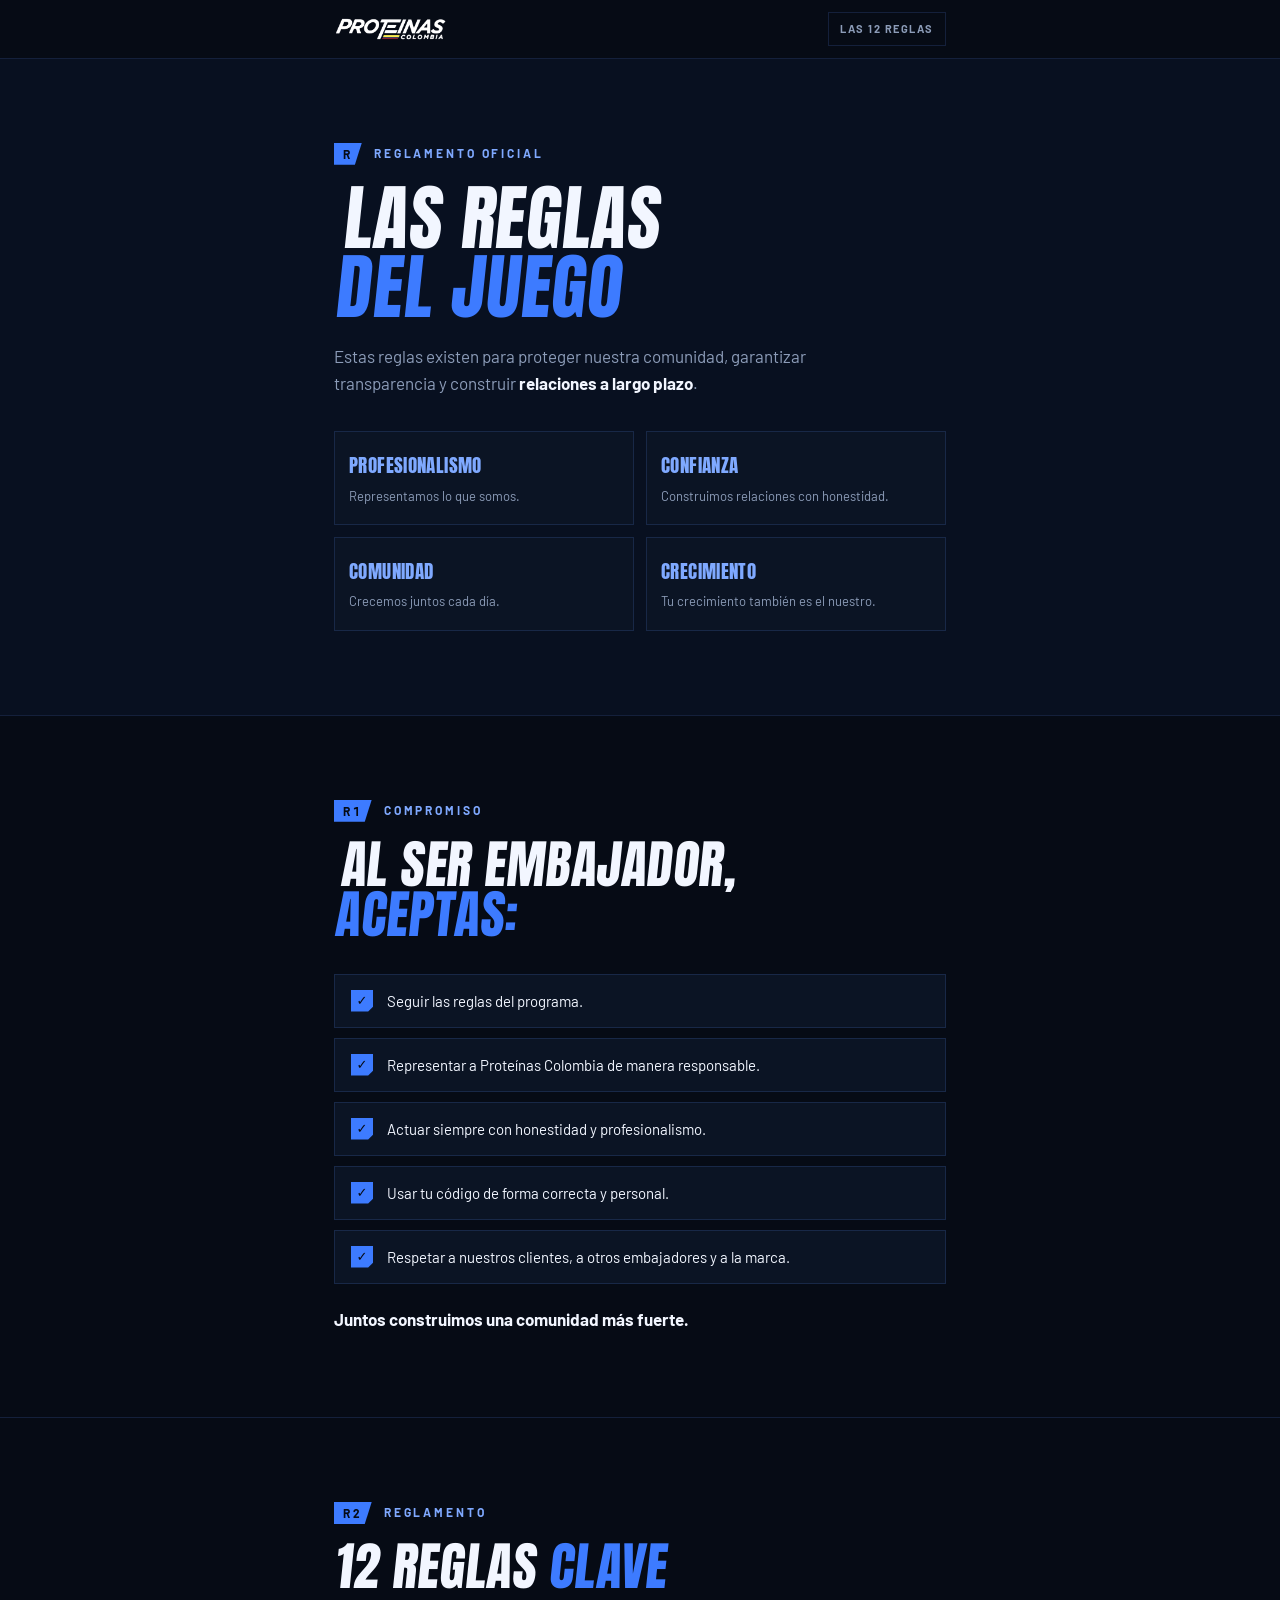
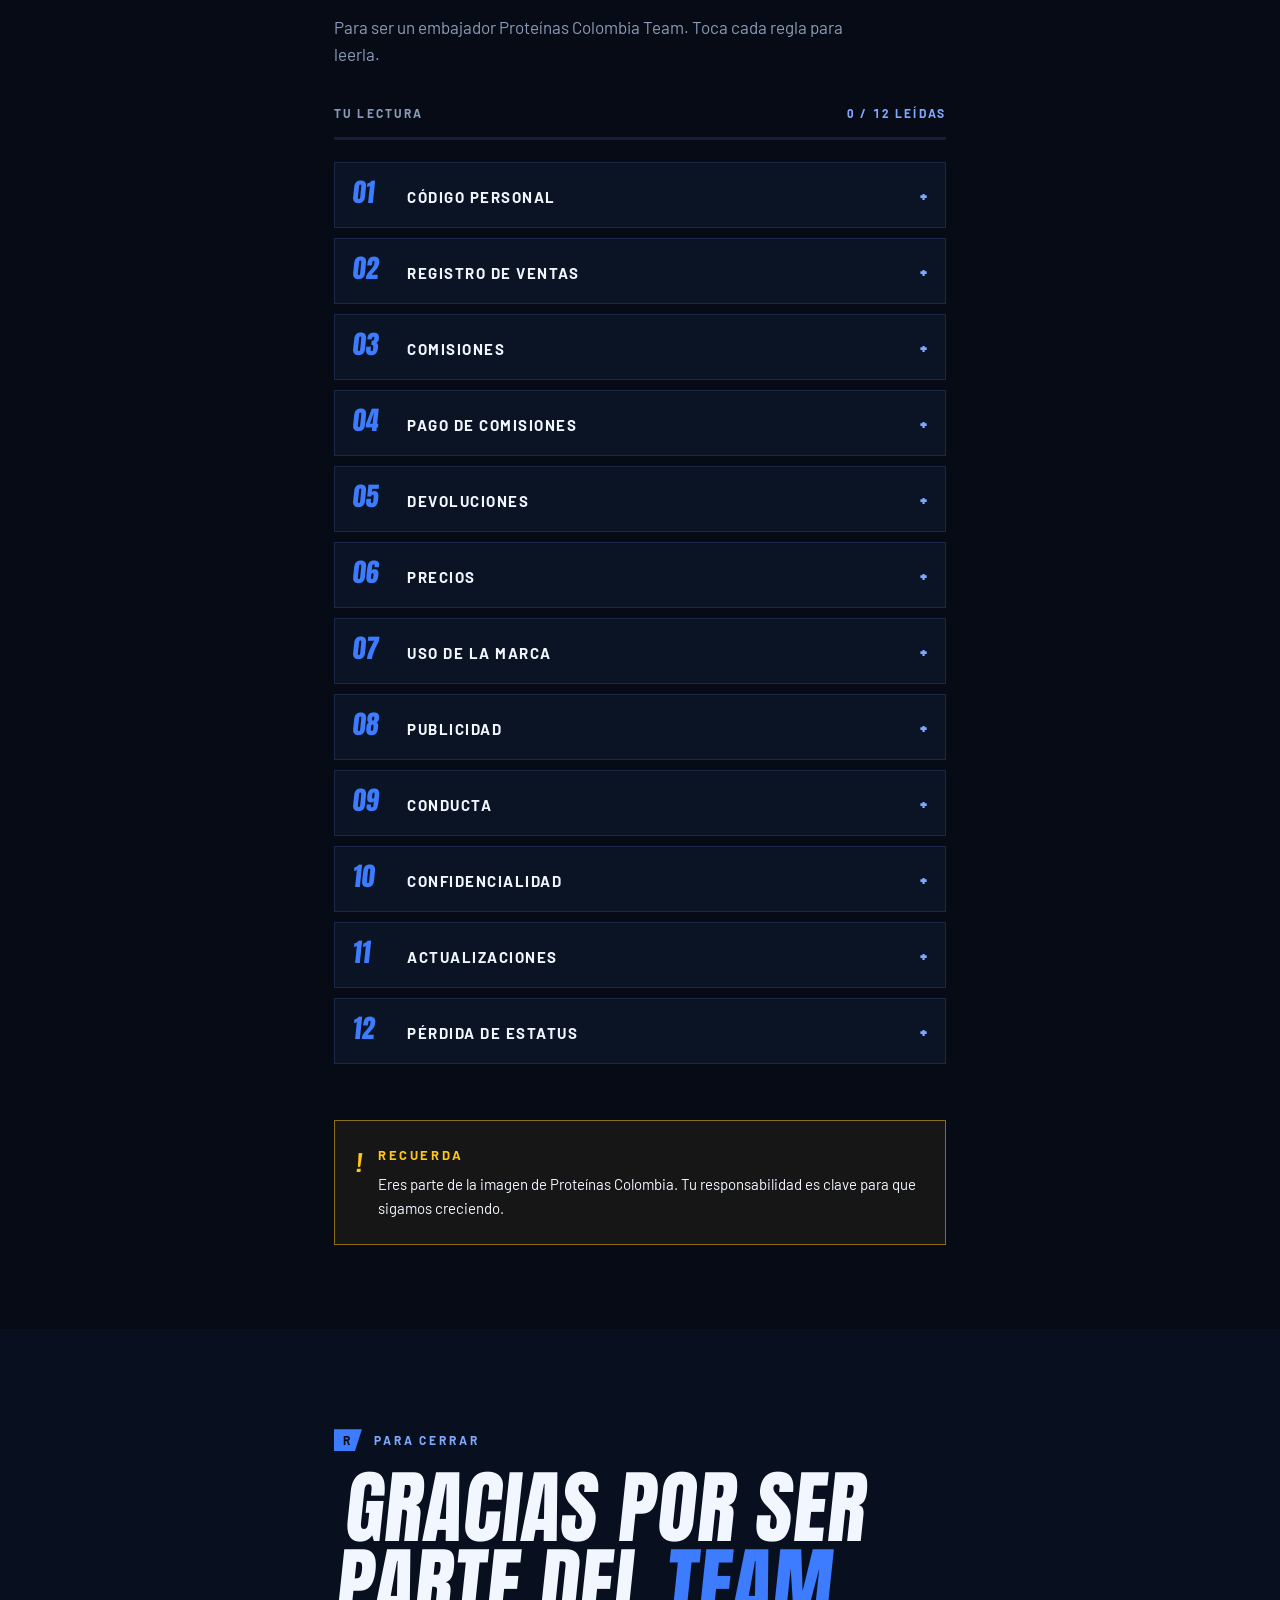
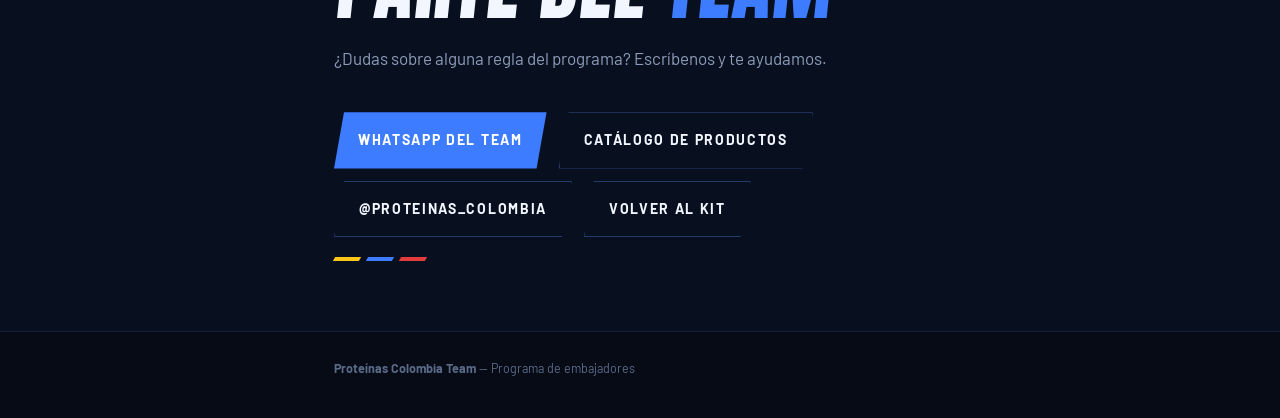
<file: web/reglamento/index.html>
<!doctype html>
<html lang="es">
<head>
<meta charset="utf-8">
<meta name="viewport" content="width=device-width, initial-scale=1">
<meta name="robots" content="noindex, nofollow">
<meta name="theme-color" content="#060B15">
<link rel="icon" href="data:image/svg+xml,%3Csvg%20xmlns%3D%22http%3A%2F%2Fwww.w3.org%2F2000%2Fsvg%22%20viewBox%3D%220%200%20512%20512%22%3E%3Cpath%20fill%3D%22%23111114%22%20fill-rule%3D%22evenodd%22%20d%3D%22M242%20506C222%20505%20201%20501%20182%20495C181%20495%20179%20494%20178%20494C178%20494%20176%20493%20174%20493C172%20492%20170%20491%20169%20491C167%20490%20167%20490%20168%20486C169%20485%20175%20474%20181%20461C187%20449%20194%20436%20196%20432C198%20428%20205%20415%20210%20404C216%20392%20223%20378%20227%20371C230%20365%20236%20352%20241%20343C245%20334%20251%20322%20255%20315C258%20309%20265%20295%20270%20285C275%20275%20282%20262%20285%20256C288%20250%20295%20237%20300%20227C304%20217%20309%20209%20309%20208C309%20208%20309%20207%20309%20207C308%20207%20307%20207%20305%20208C300%20209%20297%20209%20292%20210C291%20211%20290%20211%20289%20211C288%20211%20286%20212%20285%20212C283%20212%20281%20213%20281%20213C280%20213%20278%20213%20277%20214C276%20214%20274%20214%20273%20214C273%20215%20271%20215%20270%20215C269%20215%20267%20216%20267%20216C266%20216%20264%20216%20261%20217C258%20218%20255%20218%20254%20218C249%20220%20244%20221%20243%20221C242%20221%20240%20221%20238%20222C237%20222%20236%20222%20235%20223C233%20223%20229%20224%20227%20224C223%20225%20221%20225%20221%20225C221%20225%20221%20224%20221%20223C222%20222%20223%20218%20224%20216C225%20213%20227%20208%20228%20205C229%20202%20230%20197%20231%20195C232%20193%20233%20191%20233%20190C233%20189%20237%20180%20238%20177C238%20176%20238%20175%20239%20174C239%20174%20240%20172%20240%20170C243%20161%20245%20157%20245%20156C246%20155%20251%20139%20255%20128C256%20125%20259%20118%20261%20113C261%20112%20262%20109%20263%20107C263%20106%20264%20104%20264%20104C264%20104%20264%20103%20265%20102C265%20101%20266%2098%20267%2096C268%2093%20268%2091%20268%2091C268%2090%20268%2091%20266%2093C265%2095%20263%2097%20262%2098C262%2099%20260%20101%20260%20102C259%20103%20247%20120%20241%20128C240%20130%20237%20135%20235%20137C233%20140%20230%20144%20228%20146C227%20149%20225%20151%20224%20152C224%20152%20222%20155%20221%20157C219%20159%20217%20163%20215%20164C214%20166%20211%20171%20208%20176C204%20180%20200%20186%20197%20190C195%20193%20192%20198%20191%20199C190%20200%20188%20204%20186%20206C184%20208%20182%20211%20182%20212C181%20213%20180%20215%20178%20217C176%20220%20171%20227%20159%20245C157%20247%20154%20251%20152%20253C134%20278%20126%20291%20126%20291C126%20292%20127%20292%20130%20291C131%20290%20134%20289%20135%20289C136%20288%20137%20288%20138%20288C138%20288%20139%20287%20140%20287C141%20286%20145%20285%20148%20284C152%20283%20155%20282%20156%20281C157%20281%20159%20280%20161%20279C163%20279%20164%20278%20164%20278C165%20278%20167%20277%20169%20277C171%20276%20174%20275%20175%20274C176%20274%20178%20274%20178%20273C180%20273%20187%20270%20188%20270C189%20270%20191%20269%20192%20269C196%20267%20201%20265%20203%20265C203%20265%20204%20264%20205%20264C206%20264%20207%20264%20207%20264C207%20264%20207%20264%20206%20268C204%20273%20203%20277%20202%20280C202%20281%20202%20283%20201%20283C200%20287%20198%20294%20197%20297C197%20298%20196%20300%20196%20301C196%20302%20195%20304%20195%20305C194%20307%20194%20308%20194%20309C193%20309%20193%20310%20193%20311C193%20312%20192%20313%20192%20314C192%20314%20192%20315%20191%20316C191%20318%20191%20319%20190%20319C190%20320%20189%20325%20188%20328C187%20329%20187%20330%20187%20331C187%20331%20186%20334%20185%20336C185%20338%20184%20341%20183%20342C183%20345%20177%20362%20171%20382C170%20387%20168%20392%20168%20393C167%20396%20158%20426%20153%20443C151%20449%20149%20455%20149%20455C149%20456%20147%20461%20146%20467C144%20473%20142%20478%20142%20478C142%20479%20141%20479%20141%20478C140%20478%20139%20478%20138%20477C129%20472%20118%20465%20110%20459C99%20451%2091%20445%2082%20436C67%20421%2055%20406%2044%20389C43%20387%2042%20385%2041%20385C40%20383%2036%20375%2034%20372C30%20364%2026%20354%2023%20346C16%20330%2011%20311%209%20294C7%20281%206%20269%206%20256C6%20236%208%20218%2012%20199C18%20176%2026%20154%2038%20132C41%20127%2048%20116%2051%20112C63%2095%2072%2085%2086%2072C90%2068%2094%2065%2096%2063C97%2062%2098%2061%2099%2061C100%2060%20101%2059%20102%2059C102%2058%20103%2058%20103%2058C103%2058%20110%2052%20111%2051C112%2051%20113%2050%20115%2049C120%2046%20127%2041%20133%2038C137%2035%20148%2030%20151%2028C158%2025%20162%2024%20167%2022C168%2021%20169%2021%20170%2021C172%2020%20180%2017%20183%2016C184%2016%20185%2016%20185%2015C186%2015%20187%2015%20188%2015C189%2014%20190%2014%20191%2014C193%2013%20201%2011%20203%2011C211%209%20219%208%20223%207C224%207%20225%207%20225%207C226%207%20236%206%20240%206C248%205%20262%205%20270%206C274%206%20278%206%20278%206C279%206%20280%206%20282%206C285%207%20289%207%20292%208C293%208%20295%208%20296%208C297%209%20300%209%20301%209C303%2010%20304%2010%20305%2010C309%2011%20319%2013%20322%2014C322%2014%20324%2014%20325%2015C336%2018%20347%2022%20359%2027C367%2031%20380%2038%20388%2042C389%2043%20391%2044%20392%2045C397%2048%20406%2055%20412%2059C414%2061%20416%2062%20416%2063C423%2069%20439%2084%20446%2091C456%20103%20463%20113%20471%20126C478%20137%20484%20151%20489%20164C490%20166%20491%20169%20492%20169C492%20169%20492%20170%20492%20170C492%20171%20493%20172%20493%20174C494%20175%20494%20177%20494%20177C495%20178%20495%20179%20495%20180C496%20182%20497%20187%20498%20190C499%20191%20499%20192%20499%20193C499%20194%20500%20197%20501%20200C501%20201%20501%20202%20502%20203C502%20204%20502%20205%20502%20206C502%20207%20503%20211%20503%20213C504%20214%20504%20215%20504%20215C504%20216%20504%20217%20504%20217C504%20218%20505%20220%20505%20226C505%20227%20506%20229%20506%20231C506%20232%20506%20234%20506%20236C506%20237%20506%20239%20507%20241C507%20246%20507%20265%20507%20269C507%20271%20506%20273%20506%20276C506%20278%20506%20281%20506%20282C506%20283%20505%20284%20505%20286C505%20290%20504%20294%20504%20295C504%20295%20504%20296%20504%20297C504%20297%20504%20298%20503%20299C503%20299%20503%20300%20503%20301C502%20305%20502%20307%20502%20308C501%20309%20501%20310%20501%20311C501%20312%20500%20314%20500%20315C500%20316%20499%20318%20499%20318C498%20323%20498%20324%20497%20325C497%20325%20497%20326%20497%20326C497%20326%20497%20327%20497%20328C496%20328%20496%20330%20495%20332C495%20333%20494%20335%20494%20335C494%20335%20494%20337%20493%20338C493%20340%20492%20341%20492%20342C492%20342%20492%20343%20492%20343C491%20343%20491%20344%20491%20344C490%20349%20480%20370%20477%20376C476%20376%20476%20377%20476%20377C476%20377%20475%20379%20473%20382C462%20400%20450%20416%20436%20431C430%20437%20421%20445%20416%20449C415%20450%20414%20451%20413%20452C407%20457%20392%20467%20384%20471C384%20472%20382%20473%20380%20474C377%20476%20364%20482%20361%20484C360%20484%20359%20485%20358%20485C353%20487%20346%20490%20340%20492C320%20499%20302%20503%20280%20505C270%20506%20254%20507%20242%20506ZM280%20385C286%20384%20291%20384%20295%20383C296%20382%20298%20382%20299%20382C301%20382%20305%20381%20308%20380C308%20380%20310%20379%20311%20379C315%20378%20319%20376%20325%20374C343%20367%20360%20356%20373%20342C388%20327%20400%20309%20406%20290C413%20267%20414%20245%20408%20222C406%20215%20402%20206%20400%20200C398%20195%20397%20193%20395%20190C381%20163%20359%20140%20333%20124C327%20121%20318%20116%20313%20114C311%20113%20310%20113%20309%20112C309%20112%20308%20112%20308%20112C308%20112%20308%20112%20307%20112C306%20111%20303%20110%20300%20109C298%20108%20294%20107%20290%20105C288%20104%20288%20104%20287%20105C287%20105%20282%20122%20280%20130C279%20133%20278%20135%20278%20136C277%20140%20276%20144%20275%20145C275%20146%20275%20147%20276%20147C277%20147%20278%20148%20279%20148C280%20148%20281%20149%20282%20149C283%20149%20284%20150%20285%20150C286%20150%20288%20151%20289%20151C291%20152%20294%20153%20298%20155C299%20155%20299%20155%20300%20156C302%20156%20311%20161%20314%20163C339%20178%20359%20200%20368%20223C369%20226%20370%20229%20372%20235C373%20241%20374%20251%20374%20258C373%20261%20373%20263%20373%20264C373%20267%20371%20272%20371%20274C369%20281%20369%20281%20366%20288C365%20291%20361%20298%20358%20302C348%20316%20334%20329%20318%20337C313%20339%20306%20342%20302%20343C300%20344%20299%20344%20298%20344C296%20345%20294%20346%20293%20346C293%20346%20292%20346%20290%20346C286%20347%20283%20348%20281%20348C280%20348%20278%20348%20277%20349C274%20349%20262%20349%20256%20349C251%20349%20251%20349%20250%20349C249%20350%20244%20358%20239%20367C235%20374%20231%20381%20231%20382C231%20382%20231%20382%20233%20383C233%20383%20235%20383%20237%20383C245%20384%20246%20385%20250%20385C256%20385%20257%20385%20267%20385C273%20385%20277%20385%20280%20385Z%22%2F%3E%3C%2Fsvg%3E" media="(prefers-color-scheme: light)">
<link rel="icon" href="data:image/svg+xml,%3Csvg%20xmlns%3D%22http%3A%2F%2Fwww.w3.org%2F2000%2Fsvg%22%20viewBox%3D%220%200%20389%20512%22%3E%3Cpath%20fill%3D%22%23FFFFFF%22%20fill-rule%3D%22evenodd%22%20d%3D%22M55%20508C54%20507%2054%20507%2054%20506C54%20506%2055%20503%2056%20500C58%20494%2059%20491%2060%20485C61%20483%2062%20480%2063%20478C63%20476%2065%20469%2068%20462C71%20449%2073%20445%2077%20429C78%20426%2081%20418%2082%20413C84%20407%2086%20400%2087%20397C88%20394%2090%20389%2090%20387C91%20385%2092%20382%2092%20381C92%20380%2094%20375%2095%20370C97%20364%2098%20360%2098%20360C98%20359%2097%20359%2096%20358C78%20347%2061%20333%2048%20317C25%20289%2010%20255%205%20221C5%20215%205%20214%204%20209C4%20202%204%20182%204%20177C6%20161%209%20148%2013%20135C14%20131%2017%20124%2018%20121C19%20120%2019%20118%2020%20117C22%20112%2028%20100%2032%2093C57%2053%2097%2023%20143%2010C145%2010%20149%209%20150%208C152%208%20154%208%20154%208C160%206%20171%205%20179%204C185%203%20204%203%20210%204C235%206%20258%2013%20281%2024C301%2034%20317%2046%20333%2063C360%2091%20378%20128%20384%20166C385%20176%20385%20177%20385%20194C385%20213%20385%20216%20383%20227C382%20233%20381%20234%20380%20240C374%20265%20363%20288%20348%20309C317%20350%20271%20377%20220%20384C206%20386%20189%20386%20175%20384C158%20383%20142%20379%20127%20373C126%20373%20126%20373%20126%20373C125%20373%20118%20387%2099%20425C95%20433%2091%20441%2089%20444C88%20447%2083%20457%2077%20468C72%20478%2068%20487%2067%20488C67%20488%2064%20493%2062%20499C59%20504%2057%20508%2057%20508C57%20508%2056%20508%2055%20508ZM70%20474C74%20468%2078%20458%2081%20453C88%20440%2096%20424%20103%20409C107%20402%20111%20393%20113%20389C115%20386%20120%20376%20125%20367C129%20358%20136%20345%20139%20338C154%20309%20153%20311%20152%20311C152%20310%20151%20311%20155%20304C164%20289%20161%20294%20179%20258C183%20251%20188%20242%20190%20238C192%20234%20197%20224%20201%20217C208%20201%20215%20187%20223%20172C227%20164%20228%20162%20228%20162C228%20161%20227%20162%20224%20162C223%20162%20221%20163%20220%20163C215%20164%20211%20165%20207%20166C204%20166%20201%20167%20200%20167C198%20168%20196%20168%20195%20168C195%20168%20193%20169%20191%20169C190%20169%20187%20170%20185%20170C184%20171%20182%20171%20181%20171C181%20171%20177%20172%20173%20173C159%20176%20156%20177%20155%20177C155%20177%20154%20177%20153%20177C152%20177%20152%20177%20151%20177C151%20177%20152%20176%20153%20173C154%20169%20155%20166%20158%20158C159%20155%20161%20151%20161%20149C162%20146%20163%20143%20164%20141C165%20139%20166%20137%20166%20135C169%20127%20174%20113%20177%20106C178%20103%20179%2099%20180%2097C184%2085%20187%2078%20187%2077C187%2077%20187%2077%20187%2077C187%2077%20185%2079%20181%2085C181%2085%20179%2088%20177%2091C174%2094%20172%2098%20170%20100C169%20102%20167%20104%20167%20105C167%20105%20163%20110%20159%20116C155%20122%20151%20127%20151%20128C150%20128%20150%20129%20149%20130C149%20130%20148%20131%20147%20133C146%20134%20145%20136%20143%20138C128%20160%20122%20168%20121%20169C120%20171%20114%20179%20107%20189C103%20195%2099%20200%2099%20201C98%20201%2097%20203%2096%20205C94%20207%2091%20212%2088%20216C85%20220%2083%20223%2083%20223C83%20224%2083%20224%2085%20223C86%20223%2088%20222%2090%20221C92%20221%2095%20219%2097%20219C98%20218%20102%20217%20104%20216C107%20215%20110%20214%20112%20213C114%20213%20117%20212%20119%20211C121%20210%20123%20210%20124%20209C124%20209%20126%20209%20128%20208C131%20207%20133%20206%20134%20206C134%20206%20137%20205%20141%20204C144%20202%20148%20201%20149%20201C149%20200%20150%20200%20150%20200C151%20200%20150%20202%20147%20212C147%20214%20142%20230%20141%20233C140%20235%20138%20242%20136%20248C135%20251%20135%20253%20134%20254C134%20255%20133%20259%20130%20268C129%20272%20128%20276%20128%20276C127%20277%20127%20278%20127%20280C126%20281%20125%20284%20124%20286C124%20289%20123%20293%20122%20294C122%20295%20121%20297%20121%20297C121%20298%20120%20302%20118%20307C117%20312%20115%20318%20114%20320C113%20325%20112%20328%20110%20333C110%20334%20109%20337%20109%20339C108%20340%20107%20345%20106%20349C104%20353%20103%20357%20103%20359C102%20360%20101%20364%20100%20367C99%20371%2098%20375%2097%20376C97%20378%2096%20381%2095%20383C94%20386%2093%20390%2092%20393C91%20396%2088%20406%2085%20415C83%20424%2080%20433%2079%20436C78%20438%2075%20448%2073%20457C70%20466%2067%20475%2066%20477C66%20479%2065%20481%2065%20483C63%20488%2064%20487%2070%20474ZM191%20310C196%20309%20199%20309%20202%20308C208%20307%20210%20307%20215%20306C243%20299%20267%20283%20284%20260C294%20246%20301%20229%20303%20211C304%20208%20304%20196%20303%20192C303%20188%20302%20185%20301%20181C295%20149%20273%20119%20244%2099C233%2092%20223%2087%20210%2082C208%2082%20207%2081%20206%2081C206%2081%20205%2080%20204%2080C203%2080%20203%2080%20203%2080C203%2080%20202%2082%20198%2095C197%2097%20196%20101%20195%20103C195%20106%20194%20108%20194%20108C194%20109%20194%20109%20195%20109C213%20114%20228%20122%20243%20135C249%20139%20257%20148%20262%20155C273%20170%20279%20188%20278%20205C277%20228%20265%20249%20245%20265C236%20272%20225%20278%20213%20281C207%20283%20201%20284%20192%20286C191%20286%20186%20286%20180%20286C175%20286%20170%20286%20170%20286C169%20288%20157%20307%20157%20308C157%20308%20158%20308%20164%20309C172%20310%20184%20310%20191%20310Z%22%2F%3E%3C%2Fsvg%3E" media="(prefers-color-scheme: dark)">
<link rel="apple-touch-icon" href="[data-uri]">
<title>Proteínas Colombia Team — Reglamento Oficial</title>
<style>
@font-face{font-family:'Anton';font-style:normal;font-weight:400;src:url([data-uri]) format('woff2')}
@font-face{font-family:'Barlow';font-style:normal;font-weight:400;src:url([data-uri]) format('woff2')}
@font-face{font-family:'Barlow';font-style:normal;font-weight:500;src:url([data-uri]) format('woff2')}
@font-face{font-family:'Barlow';font-style:normal;font-weight:700;src:url([data-uri]) format('woff2')}

:root{
  --bg:#060B15;
  --bg-2:#081020;
  --panel:#0B1424;
  --panel-2:#0E1930;
  --line:rgba(96,146,255,.16);
  --line-2:rgba(96,146,255,.32);
  --blue:#3D7BFF;
  --blue-hi:#7FA9FF;
  --paper:#F2F6FF;
  --muted:#8C9CB8;
  --yellow:#FFC61A;
  --red:#E23C3C;
  --display:'Anton',system-ui,sans-serif;
  --body:'Barlow',system-ui,sans-serif;
}
/* Marca de una sola atmósfera: el mundo visual del Team es nocturno, en ambos temas */
:root[data-theme="light"],:root[data-theme="dark"]{color-scheme:dark}

*{box-sizing:border-box}
body{
  margin:0;background:var(--bg);color:var(--paper);
  font-family:var(--body);font-size:17px;line-height:1.6;
  -webkit-font-smoothing:antialiased;overflow-x:hidden;
}

/* ---------- utilidades de marca ---------- */
.wrap{max-width:660px;margin:0 auto;padding:0 24px}
.eyebrow{
  font-size:12px;font-weight:700;letter-spacing:.24em;text-transform:uppercase;
  color:var(--blue-hi);display:flex;align-items:center;gap:12px;margin:0 0 18px;
}
.eyebrow .pg{
  font-variant-numeric:tabular-nums;color:var(--bg);background:var(--blue);
  padding:2px 9px 1px;clip-path:polygon(0 0,100% 0,calc(100% - 7px) 100%,0 100%);
}
h1,h2,h3{margin:0;text-wrap:balance}
.display{
  font-family:var(--display);font-weight:400;text-transform:uppercase;
  transform:skewX(-6deg);transform-origin:left bottom;
  letter-spacing:.01em;line-height:.96;
}
h2.display{font-size:clamp(34px,8vw,52px)}
.display .b{color:var(--blue)}
.tricolor{display:flex;gap:7px;margin:20px 0 0}
.tricolor i{display:block;height:4px;width:26px;transform:skewX(-30deg)}
.tricolor i:nth-child(1){background:var(--yellow)}
.tricolor i:nth-child(2){background:var(--blue)}
.tricolor i:nth-child(3){background:var(--red)}
.lede{color:var(--muted);font-size:17px;max-width:52ch;margin:22px 0 0}
.lede strong{color:var(--paper);font-weight:600}

section{padding:84px 0;border-top:1px solid var(--line);position:relative}
section.flush{border-top:none}



/* ---------- barra de progreso + encabezado ---------- */
header.top{
  position:sticky;top:0;z-index:50;
  background:var(--bg);
  border-bottom:1px solid var(--line);
}
header.top .bar{
  max-width:660px;margin:0 auto;padding:12px 24px;
  display:flex;align-items:center;justify-content:space-between;gap:12px;
}
.logo{display:flex;align-items:center;gap:9px;text-decoration:none}
.logo img{height:24px;width:auto;display:block}
nav.caps{display:flex;gap:8px}
nav.caps a{
  font-size:11px;font-weight:700;letter-spacing:.14em;text-transform:uppercase;
  color:var(--muted);text-decoration:none;padding:7px 11px;border:1px solid var(--line);
  white-space:nowrap;
}
nav.caps a:hover,nav.caps a:focus-visible{color:var(--paper);border-color:var(--blue)}
a:focus-visible,button:focus-visible,input:focus-visible,summary:focus-visible{outline:2px solid var(--blue-hi);outline-offset:2px}

/* ---------- héroe ---------- */
.hero{
  min-height:88svh;display:flex;flex-direction:column;justify-content:center;
  padding:70px 0 60px;position:relative;overflow:hidden;
}
.hero .chip{
  display:inline-block;border:1px solid var(--paper);padding:9px 16px;
  font-size:13px;font-weight:700;letter-spacing:.3em;text-transform:uppercase;
  margin:26px 0 0;
}
.hero h1{font-size:clamp(64px,19vw,150px)}
.hero .tag{margin:34px 0 0;font-size:15px;font-weight:700;letter-spacing:.12em;text-transform:uppercase;line-height:2}
.hero .tag .b{color:var(--blue)}

/* ---------- valores / chips ---------- */
.vals{display:grid;grid-template-columns:repeat(3,1fr);gap:12px;margin:34px 0 0}
.vals .v{border:1px solid var(--line);background:var(--panel);padding:18px 14px 16px}
.vals .v b{display:block;font-family:var(--display);font-weight:400;text-transform:uppercase;font-size:19px;letter-spacing:.02em;color:var(--blue-hi)}
.vals .v span{font-size:13px;color:var(--muted)}
@media (max-width:520px){.vals{grid-template-columns:1fr 1fr}.vals .v:last-child{grid-column:1/-1}}

.cats{display:flex;flex-wrap:wrap;gap:10px;margin:30px 0 0}
.cats span{
  border:1px solid var(--line-2);padding:10px 16px;font-weight:700;font-size:13px;
  letter-spacing:.14em;text-transform:uppercase;
  clip-path:polygon(8px 0,100% 0,calc(100% - 8px) 100%,0 100%);
  background:var(--panel);
}
.cats span:nth-child(odd){color:var(--blue-hi)}

/* ---------- cómo funciona: línea de tiempo ---------- */
.steps{margin:44px 0 0;position:relative;padding-left:24px}
.steps::before{content:"";position:absolute;left:5px;top:8px;bottom:8px;width:2px;background:var(--line-2)}
.step{position:relative;padding:0 0 34px 26px}
.step:last-child{padding-bottom:0}
.step::before{
  content:"";position:absolute;left:-24px;top:6px;width:12px;height:12px;
  background:var(--bg);border:2px solid var(--blue);transform:rotate(45deg);
}
.step .n{
  font-family:var(--display);font-size:34px;color:var(--blue);
  transform:skewX(-6deg);display:inline-block;line-height:1;
  font-variant-numeric:tabular-nums;
}
.step h3{font-size:18px;font-weight:700;letter-spacing:.1em;text-transform:uppercase;margin:6px 0 4px}
.step p{margin:0;color:var(--muted);font-size:15px}

/* ---------- tu código: demo interactiva ---------- */
.codelab{
  border:1px solid var(--line-2);background:var(--panel);
  padding:34px 26px;margin:40px 0 0;position:relative;overflow:hidden;
}
.codelab::after{
  content:"///";position:absolute;right:16px;top:10px;color:var(--blue);
  font-family:var(--display);font-size:22px;opacity:.7;
}
.codelab label{display:block;font-size:12px;font-weight:700;letter-spacing:.2em;text-transform:uppercase;color:var(--muted);margin:0 0 10px}
.codelab input{
  width:100%;background:var(--bg);border:1px solid var(--line-2);color:var(--paper);
  font-family:var(--body);font-size:18px;font-weight:500;padding:13px 16px;
  text-transform:uppercase;letter-spacing:.06em;
}
.codelab input::placeholder{color:#4A5872;text-transform:none;letter-spacing:0}
.bigcode{
  margin:26px 0 0;text-align:center;border:1px dashed var(--line-2);padding:26px 10px 22px;
  background:var(--bg);
}
.bigcode .c{
  font-family:var(--display);font-size:clamp(46px,13vw,72px);line-height:1;
  transform:skewX(-6deg);display:inline-block;color:var(--paper);
}
.bigcode small{display:block;margin:12px 0 0;color:var(--muted);font-size:12px;letter-spacing:.18em;text-transform:uppercase;font-weight:700}
.codelab .note{margin:18px 0 0;font-size:13px;color:var(--muted)}

/* ---------- beneficios ---------- */
.bens{display:grid;grid-template-columns:1fr 1fr;gap:12px;margin:36px 0 0}
.ben{border:1px solid var(--line);background:var(--panel);padding:20px 18px;position:relative}
.ben::before{content:"";position:absolute;left:0;top:0;width:34px;height:3px;background:var(--blue)}
.ben b{display:block;font-size:14px;font-weight:700;letter-spacing:.1em;text-transform:uppercase}
.ben span{font-size:13px;color:var(--muted)}
@media (max-width:460px){.bens{grid-template-columns:1fr}}

/* ---------- primeros pasos ---------- */
.starts{display:grid;grid-template-columns:1fr 1fr;gap:12px;margin:36px 0 0}
.start{border:1px solid var(--line);background:var(--panel)}
.start .t{padding:16px 16px 18px;display:flex;gap:12px;align-items:baseline}
.start .t .n{font-family:var(--display);color:var(--blue);font-size:22px;transform:skewX(-6deg);font-variant-numeric:tabular-nums}
.start .t b{font-size:13.5px;font-weight:700;letter-spacing:.08em;text-transform:uppercase;line-height:1.5}
@media (max-width:460px){.starts{grid-template-columns:1fr}}
.mantra{display:flex;flex-wrap:wrap;gap:8px 20px;margin:30px 0 0;font-size:12px;font-weight:700;letter-spacing:.16em;text-transform:uppercase;color:var(--muted)}
.mantra span::before{content:"— ";color:var(--blue)}

/* ---------- puente al reglamento ---------- */
.bridge{
  background:#081020;text-align:left;
  border-top:1px solid var(--line);
}
.bridge .big{font-size:clamp(40px,10vw,72px)}

/* ---------- reglamento ---------- */
.accepts{margin:34px 0 0;padding:0;list-style:none;display:grid;gap:10px}
.accepts li{
  display:flex;gap:14px;align-items:flex-start;border:1px solid var(--line);
  background:var(--panel);padding:14px 16px;font-size:15px;
}
.accepts li::before{
  content:"✓";color:var(--bg);background:var(--blue);min-width:22px;height:22px;
  display:grid;place-items:center;font-weight:700;font-size:13px;margin-top:1px;
  clip-path:polygon(0 0,100% 0,100% 78%,78% 100%,0 100%);
}

.rulesmeta{
  display:flex;align-items:center;justify-content:space-between;gap:16px;
  margin:36px 0 14px;font-size:12px;font-weight:700;letter-spacing:.18em;
  text-transform:uppercase;color:var(--muted);
}
.rulesmeta .count{color:var(--blue-hi);font-variant-numeric:tabular-nums}
.rulebar{height:3px;background:var(--line);margin:0 0 22px;position:relative}
.rulebar i{position:absolute;left:0;top:0;bottom:0;width:0;background:var(--blue)}

.rules{display:grid;gap:10px}
details.rule{border:1px solid var(--line);background:var(--panel)}
details.rule[open]{border-color:var(--line-2);background:var(--panel-2)}
details.rule summary{
  list-style:none;cursor:pointer;display:flex;align-items:baseline;gap:16px;
  padding:16px 18px;user-select:none;
}
details.rule summary::-webkit-details-marker{display:none}
.rule .n{
  font-family:var(--display);font-size:26px;color:var(--blue);transform:skewX(-6deg);
  min-width:38px;font-variant-numeric:tabular-nums;line-height:1;
}
.rule.leida .n{color:var(--muted)}
.rule h3{font-size:15px;font-weight:700;letter-spacing:.1em;text-transform:uppercase;flex:1}
.rule summary::after{content:"+";font-family:var(--display);color:var(--blue-hi);font-size:20px}
details.rule[open] summary::after{transform:rotate(45deg)}
.rule p{margin:0;padding:0 18px 18px 72px;color:var(--muted);font-size:15px}
@media (max-width:460px){.rule p{padding-left:18px}}

.recuerda{
  margin:56px 0 0;border:1px solid rgba(255,198,26,.5);background:rgba(255,198,26,.06);
  padding:24px 22px;display:flex;gap:16px;align-items:flex-start;
}
.recuerda .w{font-family:var(--display);color:var(--yellow);font-size:22px;transform:skewX(-6deg)}
.recuerda b{color:var(--yellow);display:block;font-size:13px;letter-spacing:.2em;text-transform:uppercase;margin:0 0 6px}
.recuerda p{margin:0;font-size:15px;color:var(--paper)}

/* ---------- cierre ---------- */
.final{text-align:left;padding:100px 0 70px;background:#081020}
.final .big{font-size:clamp(44px,11vw,80px)}
.ctas{display:flex;flex-wrap:wrap;gap:12px;margin:40px 0 0}
.btn{
  display:inline-flex;align-items:center;gap:10px;text-decoration:none;
  font-weight:700;font-size:14px;letter-spacing:.12em;text-transform:uppercase;
  padding:16px 24px;
  clip-path:polygon(10px 0,100% 0,calc(100% - 10px) 100%,0 100%);
}
.btn.wa{background:var(--blue);color:#fff}
.btn.wa:hover{background:var(--blue-hi);color:var(--bg)}
.btn.ig{border:1px solid var(--line-2);color:var(--paper);background:transparent}
.btn.ig:hover{border-color:var(--blue)}
.finfo{
  display:flex;flex-wrap:wrap;gap:8px 26px;margin:46px 0 0;
  font-size:11.5px;font-weight:700;letter-spacing:.16em;text-transform:uppercase;color:var(--muted);
}
.finfo span::before{content:"/// ";color:var(--blue)}
footer.demo{
  border-top:1px solid var(--line);padding:26px 0 40px;color:#5A6A88;font-size:12.5px;
}
footer.demo .wrap{display:grid;gap:6px}
</style>
</head>
<body>

<header class="top">
  <div class="bar">
    <a class="logo" href="#inicio" aria-label="Proteínas Colombia Team — inicio">
      <img src="[data-uri]" alt="Proteínas Colombia">
    </a>
    <nav class="caps" aria-label="Secciones">
      <a href="#reglas">Las 12 reglas</a>
    </nav>
  </div>
</header>
<!-- ============ PUENTE AL REGLAMENTO ============ -->
<section class="bridge flush" id="inicio">
  <div class="wrap">
    <p class="eyebrow"><span class="pg">R</span> Reglamento oficial</p>
    <h2 class="display big">Las reglas<br><span class="b">del juego</span></h2>
    <p class="lede">Estas reglas existen para proteger nuestra comunidad, garantizar transparencia y construir <strong>relaciones a largo plazo</strong>.</p>
    <div class="vals" style="grid-template-columns:1fr 1fr">
      <div class="v"><b>Profesionalismo</b><span>Representamos lo que somos.</span></div>
      <div class="v"><b>Confianza</b><span>Construimos relaciones con honestidad.</span></div>
      <div class="v"><b>Comunidad</b><span>Crecemos juntos cada día.</span></div>
      <div class="v" style="grid-column:auto"><b>Crecimiento</b><span>Tu crecimiento también es el nuestro.</span></div>
    </div>
  </div>
</section>

<!-- ============ ACEPTAS ============ -->
<section>
  <div class="wrap">
    <p class="eyebrow"><span class="pg">R1</span> Compromiso</p>
    <h2 class="display">Al ser embajador,<br><span class="b">aceptas:</span></h2>
    <ul class="accepts">
      <li>Seguir las reglas del programa.</li>
      <li>Representar a Proteínas Colombia de manera responsable.</li>
      <li>Actuar siempre con honestidad y profesionalismo.</li>
      <li>Usar tu código de forma correcta y personal.</li>
      <li>Respetar a nuestros clientes, a otros embajadores y a la marca.</li>
    </ul>
    <p class="lede"><strong>Juntos construimos una comunidad más fuerte.</strong></p>
  </div>
</section>

<!-- ============ 12 REGLAS ============ -->
<section id="reglas">
  <div class="wrap">
    <p class="eyebrow"><span class="pg">R2</span> Reglamento</p>
    <h2 class="display">12 reglas <span class="b">clave</span></h2>
    <p class="lede">Para ser un embajador Proteínas Colombia Team. Toca cada regla para leerla.</p>

    <div class="rulesmeta">
      <span>Tu lectura</span>
      <span class="count" id="cuenta">0 / 12 leídas</span>
    </div>
    <div class="rulebar"><i id="cuentabar"></i></div>

    <div class="rules" id="rules">
      <details class="rule"><summary><span class="n">01</span><h3>Código personal</h3></summary><p>Tu código es único e intransferible. No lo compartas ni uses el de otros embajadores.</p></details>
      <details class="rule"><summary><span class="n">02</span><h3>Registro de ventas</h3></summary><p>Una venta solo se acredita cuando el cliente menciona tu código o indica que fue referido por ti.</p></details>
      <details class="rule"><summary><span class="n">03</span><h3>Comisiones</h3></summary><p>Las comisiones se calculan sobre el valor de los productos, después de descuentos y sin incluir el envío.</p></details>
      <details class="rule"><summary><span class="n">04</span><h3>Pago de comisiones</h3></summary><p>Las comisiones se pagan mensualmente por ventas efectivamente entregadas y pagadas.</p></details>
      <details class="rule"><summary><span class="n">05</span><h3>Devoluciones</h3></summary><p>Ventas canceladas, devueltas o no pagadas no generan comisión. Si ya fue pagada, se descontará del siguiente periodo.</p></details>
      <details class="rule"><summary><span class="n">06</span><h3>Precios</h3></summary><p>No puedes modificar precios, crear promociones ni ofrecer descuentos personales. Usa solo promociones oficiales.</p></details>
      <details class="rule"><summary><span class="n">07</span><h3>Uso de la marca</h3></summary><p>Usa el logo y el material oficial correctamente. No modifiques ni crees contenidos engañosos.</p></details>
      <details class="rule"><summary><span class="n">08</span><h3>Publicidad</h3></summary><p>No hagas afirmaciones falsas ni prometas resultados. Habla con la verdad y responsabilidad siempre.</p></details>
      <details class="rule"><summary><span class="n">09</span><h3>Conducta</h3></summary><p>Sé respetuoso, honesto y profesional. No desacredites a otras marcas ni generes conflictos.</p></details>
      <details class="rule"><summary><span class="n">10</span><h3>Confidencialidad</h3></summary><p>No compartas listas de precios, condiciones comerciales, comisiones ni información del programa.</p></details>
      <details class="rule"><summary><span class="n">11</span><h3>Actualizaciones</h3></summary><p>Proteínas Colombia podrá modificar comisiones, beneficios, promociones y reglas cuando sea necesario.</p></details>
      <details class="rule"><summary><span class="n">12</span><h3>Pérdida de estatus</h3></summary><p>Incumplir el reglamento puede resultar en la suspensión o cancelación del programa sin pago de comisiones pendientes.</p></details>
    </div>

    <div class="recuerda">
      <span class="w">!</span>
      <div>
        <b>Recuerda</b>
        <p>Eres parte de la imagen de Proteínas Colombia. Tu responsabilidad es clave para que sigamos creciendo.</p>
      </div>
    </div>
  </div>
</section>


<!-- ============ CIERRE ============ -->
<section class="final flush">
  <div class="wrap">
    <p class="eyebrow"><span class="pg">R</span> Para cerrar</p>
    <h2 class="display big">Gracias por ser<br>parte del <span class="b">Team</span></h2>
    <p class="lede">¿Dudas sobre alguna regla del programa? Escríbenos y te ayudamos.</p>
    <div class="ctas">
      <a class="btn wa" href="https://wa.me/573246858586?text=Hola%2C%20tengo%20una%20duda%20sobre%20el%20reglamento%20del%20Team" target="_blank" rel="noopener">WhatsApp del Team</a>
      <a class="btn ig" href="/catalogo.pdf" target="_blank" rel="noopener">Catálogo de productos</a>
      <a class="btn ig" href="https://instagram.com/proteinas_colombia" target="_blank" rel="noopener">@proteinas_colombia</a>
      <a class="btn ig" href="/">Volver al kit</a>
    </div>
    <div class="tricolor"><i></i><i></i><i></i></div>
  </div>
</section>

<footer class="demo">
  <div class="wrap">
    <span><b>Proteínas Colombia Team</b> — Programa de embajadores</span>
  </div>
</footer>

<script>
(function(){
  "use strict";
  var abiertas={}, total=12;
  var cuenta=document.getElementById("cuenta"), bar=document.getElementById("cuentabar");
  document.querySelectorAll("details.rule").forEach(function(d,i){
    d.addEventListener("toggle",function(){
      if(d.open){abiertas[i]=true;d.classList.add("leida");}
      var n=Object.keys(abiertas).length;
      cuenta.textContent=n+" / "+total+" leídas";
      bar.style.width=(n/total*100)+"%";
      if(n===total){cuenta.textContent="12 / 12 — ¡reglamento completo!";}
    });
  });
})();
</script>

</body>
</html>
</file>
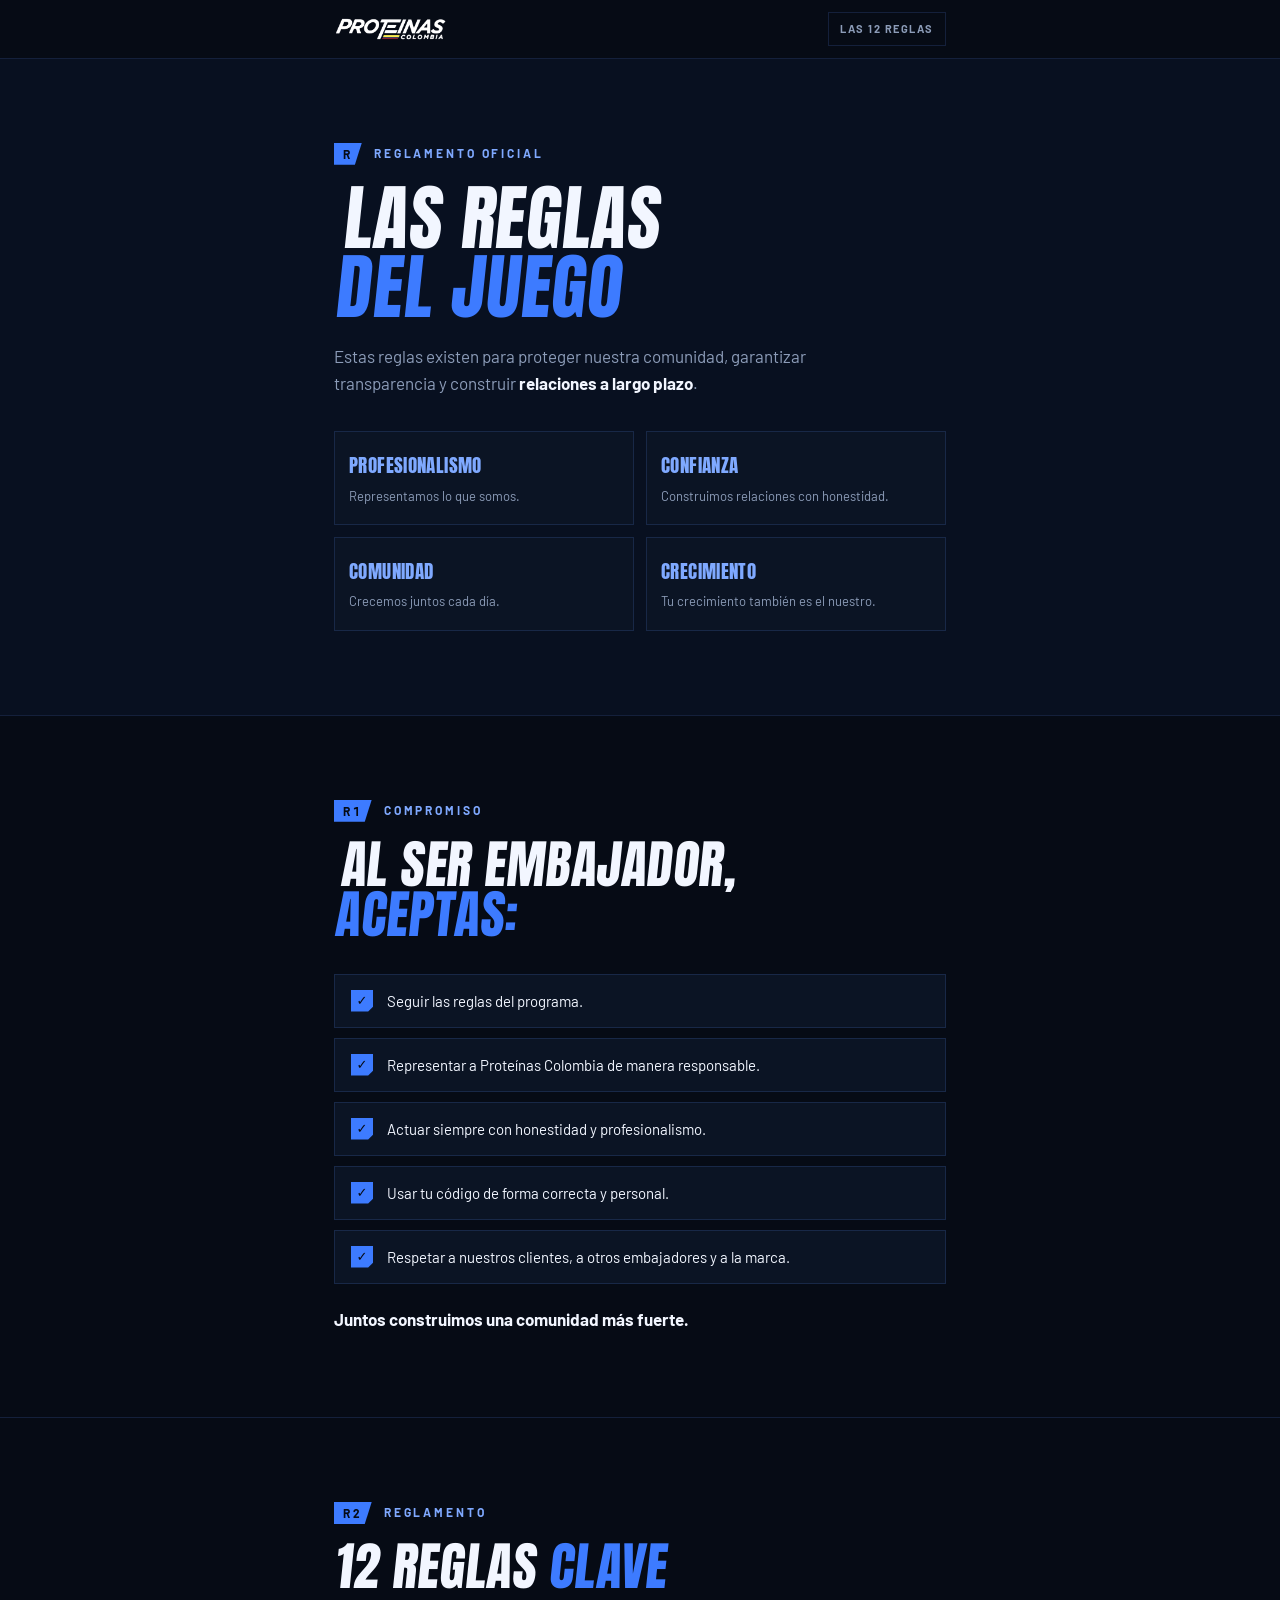
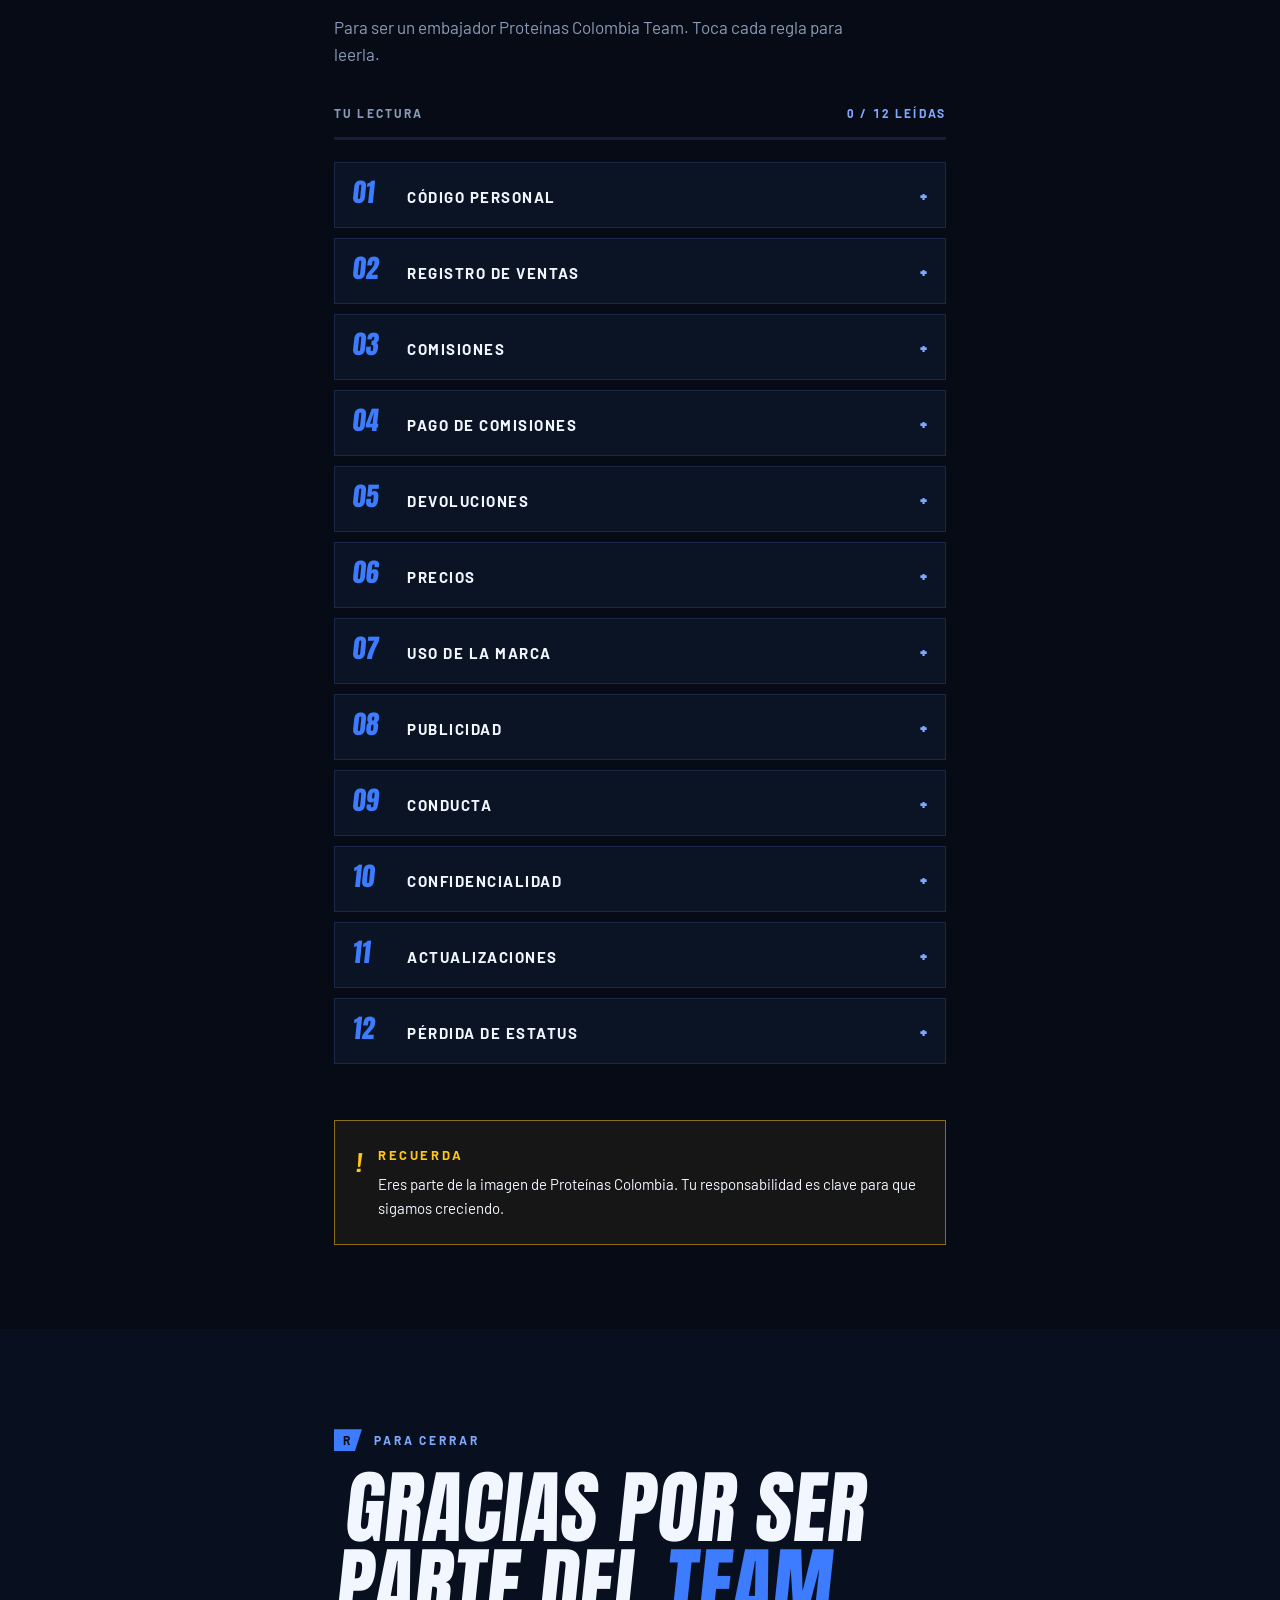
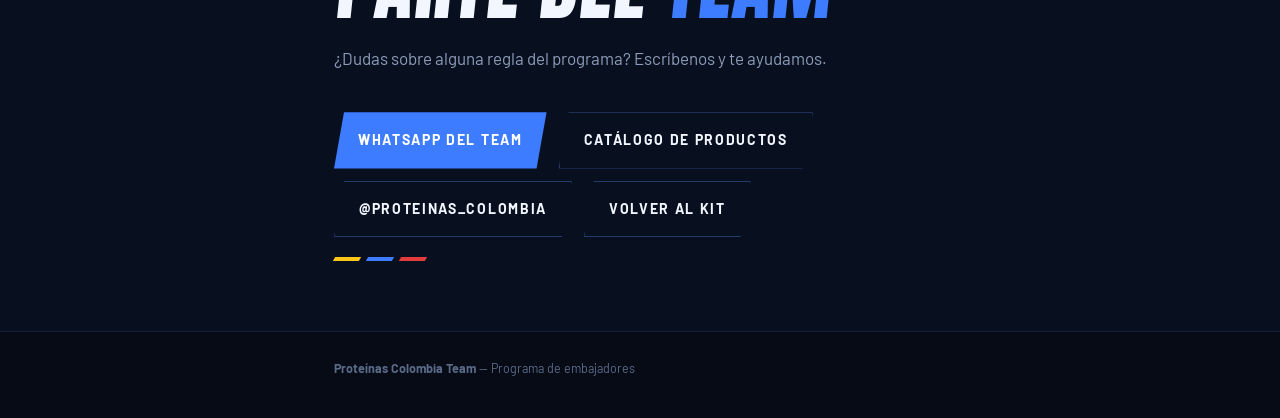
<file: web/reglamento.html>
<!doctype html>
<html lang="es">
<head>
<meta charset="utf-8">
<meta name="viewport" content="width=device-width, initial-scale=1">
<meta name="robots" content="noindex, nofollow">
<meta name="theme-color" content="#060B15">
<link rel="icon" href="data:image/svg+xml,%3Csvg%20xmlns%3D%22http%3A%2F%2Fwww.w3.org%2F2000%2Fsvg%22%20viewBox%3D%220%200%20512%20512%22%3E%3Cpath%20fill%3D%22%23111114%22%20fill-rule%3D%22evenodd%22%20d%3D%22M242%20506C222%20505%20201%20501%20182%20495C181%20495%20179%20494%20178%20494C178%20494%20176%20493%20174%20493C172%20492%20170%20491%20169%20491C167%20490%20167%20490%20168%20486C169%20485%20175%20474%20181%20461C187%20449%20194%20436%20196%20432C198%20428%20205%20415%20210%20404C216%20392%20223%20378%20227%20371C230%20365%20236%20352%20241%20343C245%20334%20251%20322%20255%20315C258%20309%20265%20295%20270%20285C275%20275%20282%20262%20285%20256C288%20250%20295%20237%20300%20227C304%20217%20309%20209%20309%20208C309%20208%20309%20207%20309%20207C308%20207%20307%20207%20305%20208C300%20209%20297%20209%20292%20210C291%20211%20290%20211%20289%20211C288%20211%20286%20212%20285%20212C283%20212%20281%20213%20281%20213C280%20213%20278%20213%20277%20214C276%20214%20274%20214%20273%20214C273%20215%20271%20215%20270%20215C269%20215%20267%20216%20267%20216C266%20216%20264%20216%20261%20217C258%20218%20255%20218%20254%20218C249%20220%20244%20221%20243%20221C242%20221%20240%20221%20238%20222C237%20222%20236%20222%20235%20223C233%20223%20229%20224%20227%20224C223%20225%20221%20225%20221%20225C221%20225%20221%20224%20221%20223C222%20222%20223%20218%20224%20216C225%20213%20227%20208%20228%20205C229%20202%20230%20197%20231%20195C232%20193%20233%20191%20233%20190C233%20189%20237%20180%20238%20177C238%20176%20238%20175%20239%20174C239%20174%20240%20172%20240%20170C243%20161%20245%20157%20245%20156C246%20155%20251%20139%20255%20128C256%20125%20259%20118%20261%20113C261%20112%20262%20109%20263%20107C263%20106%20264%20104%20264%20104C264%20104%20264%20103%20265%20102C265%20101%20266%2098%20267%2096C268%2093%20268%2091%20268%2091C268%2090%20268%2091%20266%2093C265%2095%20263%2097%20262%2098C262%2099%20260%20101%20260%20102C259%20103%20247%20120%20241%20128C240%20130%20237%20135%20235%20137C233%20140%20230%20144%20228%20146C227%20149%20225%20151%20224%20152C224%20152%20222%20155%20221%20157C219%20159%20217%20163%20215%20164C214%20166%20211%20171%20208%20176C204%20180%20200%20186%20197%20190C195%20193%20192%20198%20191%20199C190%20200%20188%20204%20186%20206C184%20208%20182%20211%20182%20212C181%20213%20180%20215%20178%20217C176%20220%20171%20227%20159%20245C157%20247%20154%20251%20152%20253C134%20278%20126%20291%20126%20291C126%20292%20127%20292%20130%20291C131%20290%20134%20289%20135%20289C136%20288%20137%20288%20138%20288C138%20288%20139%20287%20140%20287C141%20286%20145%20285%20148%20284C152%20283%20155%20282%20156%20281C157%20281%20159%20280%20161%20279C163%20279%20164%20278%20164%20278C165%20278%20167%20277%20169%20277C171%20276%20174%20275%20175%20274C176%20274%20178%20274%20178%20273C180%20273%20187%20270%20188%20270C189%20270%20191%20269%20192%20269C196%20267%20201%20265%20203%20265C203%20265%20204%20264%20205%20264C206%20264%20207%20264%20207%20264C207%20264%20207%20264%20206%20268C204%20273%20203%20277%20202%20280C202%20281%20202%20283%20201%20283C200%20287%20198%20294%20197%20297C197%20298%20196%20300%20196%20301C196%20302%20195%20304%20195%20305C194%20307%20194%20308%20194%20309C193%20309%20193%20310%20193%20311C193%20312%20192%20313%20192%20314C192%20314%20192%20315%20191%20316C191%20318%20191%20319%20190%20319C190%20320%20189%20325%20188%20328C187%20329%20187%20330%20187%20331C187%20331%20186%20334%20185%20336C185%20338%20184%20341%20183%20342C183%20345%20177%20362%20171%20382C170%20387%20168%20392%20168%20393C167%20396%20158%20426%20153%20443C151%20449%20149%20455%20149%20455C149%20456%20147%20461%20146%20467C144%20473%20142%20478%20142%20478C142%20479%20141%20479%20141%20478C140%20478%20139%20478%20138%20477C129%20472%20118%20465%20110%20459C99%20451%2091%20445%2082%20436C67%20421%2055%20406%2044%20389C43%20387%2042%20385%2041%20385C40%20383%2036%20375%2034%20372C30%20364%2026%20354%2023%20346C16%20330%2011%20311%209%20294C7%20281%206%20269%206%20256C6%20236%208%20218%2012%20199C18%20176%2026%20154%2038%20132C41%20127%2048%20116%2051%20112C63%2095%2072%2085%2086%2072C90%2068%2094%2065%2096%2063C97%2062%2098%2061%2099%2061C100%2060%20101%2059%20102%2059C102%2058%20103%2058%20103%2058C103%2058%20110%2052%20111%2051C112%2051%20113%2050%20115%2049C120%2046%20127%2041%20133%2038C137%2035%20148%2030%20151%2028C158%2025%20162%2024%20167%2022C168%2021%20169%2021%20170%2021C172%2020%20180%2017%20183%2016C184%2016%20185%2016%20185%2015C186%2015%20187%2015%20188%2015C189%2014%20190%2014%20191%2014C193%2013%20201%2011%20203%2011C211%209%20219%208%20223%207C224%207%20225%207%20225%207C226%207%20236%206%20240%206C248%205%20262%205%20270%206C274%206%20278%206%20278%206C279%206%20280%206%20282%206C285%207%20289%207%20292%208C293%208%20295%208%20296%208C297%209%20300%209%20301%209C303%2010%20304%2010%20305%2010C309%2011%20319%2013%20322%2014C322%2014%20324%2014%20325%2015C336%2018%20347%2022%20359%2027C367%2031%20380%2038%20388%2042C389%2043%20391%2044%20392%2045C397%2048%20406%2055%20412%2059C414%2061%20416%2062%20416%2063C423%2069%20439%2084%20446%2091C456%20103%20463%20113%20471%20126C478%20137%20484%20151%20489%20164C490%20166%20491%20169%20492%20169C492%20169%20492%20170%20492%20170C492%20171%20493%20172%20493%20174C494%20175%20494%20177%20494%20177C495%20178%20495%20179%20495%20180C496%20182%20497%20187%20498%20190C499%20191%20499%20192%20499%20193C499%20194%20500%20197%20501%20200C501%20201%20501%20202%20502%20203C502%20204%20502%20205%20502%20206C502%20207%20503%20211%20503%20213C504%20214%20504%20215%20504%20215C504%20216%20504%20217%20504%20217C504%20218%20505%20220%20505%20226C505%20227%20506%20229%20506%20231C506%20232%20506%20234%20506%20236C506%20237%20506%20239%20507%20241C507%20246%20507%20265%20507%20269C507%20271%20506%20273%20506%20276C506%20278%20506%20281%20506%20282C506%20283%20505%20284%20505%20286C505%20290%20504%20294%20504%20295C504%20295%20504%20296%20504%20297C504%20297%20504%20298%20503%20299C503%20299%20503%20300%20503%20301C502%20305%20502%20307%20502%20308C501%20309%20501%20310%20501%20311C501%20312%20500%20314%20500%20315C500%20316%20499%20318%20499%20318C498%20323%20498%20324%20497%20325C497%20325%20497%20326%20497%20326C497%20326%20497%20327%20497%20328C496%20328%20496%20330%20495%20332C495%20333%20494%20335%20494%20335C494%20335%20494%20337%20493%20338C493%20340%20492%20341%20492%20342C492%20342%20492%20343%20492%20343C491%20343%20491%20344%20491%20344C490%20349%20480%20370%20477%20376C476%20376%20476%20377%20476%20377C476%20377%20475%20379%20473%20382C462%20400%20450%20416%20436%20431C430%20437%20421%20445%20416%20449C415%20450%20414%20451%20413%20452C407%20457%20392%20467%20384%20471C384%20472%20382%20473%20380%20474C377%20476%20364%20482%20361%20484C360%20484%20359%20485%20358%20485C353%20487%20346%20490%20340%20492C320%20499%20302%20503%20280%20505C270%20506%20254%20507%20242%20506ZM280%20385C286%20384%20291%20384%20295%20383C296%20382%20298%20382%20299%20382C301%20382%20305%20381%20308%20380C308%20380%20310%20379%20311%20379C315%20378%20319%20376%20325%20374C343%20367%20360%20356%20373%20342C388%20327%20400%20309%20406%20290C413%20267%20414%20245%20408%20222C406%20215%20402%20206%20400%20200C398%20195%20397%20193%20395%20190C381%20163%20359%20140%20333%20124C327%20121%20318%20116%20313%20114C311%20113%20310%20113%20309%20112C309%20112%20308%20112%20308%20112C308%20112%20308%20112%20307%20112C306%20111%20303%20110%20300%20109C298%20108%20294%20107%20290%20105C288%20104%20288%20104%20287%20105C287%20105%20282%20122%20280%20130C279%20133%20278%20135%20278%20136C277%20140%20276%20144%20275%20145C275%20146%20275%20147%20276%20147C277%20147%20278%20148%20279%20148C280%20148%20281%20149%20282%20149C283%20149%20284%20150%20285%20150C286%20150%20288%20151%20289%20151C291%20152%20294%20153%20298%20155C299%20155%20299%20155%20300%20156C302%20156%20311%20161%20314%20163C339%20178%20359%20200%20368%20223C369%20226%20370%20229%20372%20235C373%20241%20374%20251%20374%20258C373%20261%20373%20263%20373%20264C373%20267%20371%20272%20371%20274C369%20281%20369%20281%20366%20288C365%20291%20361%20298%20358%20302C348%20316%20334%20329%20318%20337C313%20339%20306%20342%20302%20343C300%20344%20299%20344%20298%20344C296%20345%20294%20346%20293%20346C293%20346%20292%20346%20290%20346C286%20347%20283%20348%20281%20348C280%20348%20278%20348%20277%20349C274%20349%20262%20349%20256%20349C251%20349%20251%20349%20250%20349C249%20350%20244%20358%20239%20367C235%20374%20231%20381%20231%20382C231%20382%20231%20382%20233%20383C233%20383%20235%20383%20237%20383C245%20384%20246%20385%20250%20385C256%20385%20257%20385%20267%20385C273%20385%20277%20385%20280%20385Z%22%2F%3E%3C%2Fsvg%3E" media="(prefers-color-scheme: light)">
<link rel="icon" href="data:image/svg+xml,%3Csvg%20xmlns%3D%22http%3A%2F%2Fwww.w3.org%2F2000%2Fsvg%22%20viewBox%3D%220%200%20389%20512%22%3E%3Cpath%20fill%3D%22%23FFFFFF%22%20fill-rule%3D%22evenodd%22%20d%3D%22M55%20508C54%20507%2054%20507%2054%20506C54%20506%2055%20503%2056%20500C58%20494%2059%20491%2060%20485C61%20483%2062%20480%2063%20478C63%20476%2065%20469%2068%20462C71%20449%2073%20445%2077%20429C78%20426%2081%20418%2082%20413C84%20407%2086%20400%2087%20397C88%20394%2090%20389%2090%20387C91%20385%2092%20382%2092%20381C92%20380%2094%20375%2095%20370C97%20364%2098%20360%2098%20360C98%20359%2097%20359%2096%20358C78%20347%2061%20333%2048%20317C25%20289%2010%20255%205%20221C5%20215%205%20214%204%20209C4%20202%204%20182%204%20177C6%20161%209%20148%2013%20135C14%20131%2017%20124%2018%20121C19%20120%2019%20118%2020%20117C22%20112%2028%20100%2032%2093C57%2053%2097%2023%20143%2010C145%2010%20149%209%20150%208C152%208%20154%208%20154%208C160%206%20171%205%20179%204C185%203%20204%203%20210%204C235%206%20258%2013%20281%2024C301%2034%20317%2046%20333%2063C360%2091%20378%20128%20384%20166C385%20176%20385%20177%20385%20194C385%20213%20385%20216%20383%20227C382%20233%20381%20234%20380%20240C374%20265%20363%20288%20348%20309C317%20350%20271%20377%20220%20384C206%20386%20189%20386%20175%20384C158%20383%20142%20379%20127%20373C126%20373%20126%20373%20126%20373C125%20373%20118%20387%2099%20425C95%20433%2091%20441%2089%20444C88%20447%2083%20457%2077%20468C72%20478%2068%20487%2067%20488C67%20488%2064%20493%2062%20499C59%20504%2057%20508%2057%20508C57%20508%2056%20508%2055%20508ZM70%20474C74%20468%2078%20458%2081%20453C88%20440%2096%20424%20103%20409C107%20402%20111%20393%20113%20389C115%20386%20120%20376%20125%20367C129%20358%20136%20345%20139%20338C154%20309%20153%20311%20152%20311C152%20310%20151%20311%20155%20304C164%20289%20161%20294%20179%20258C183%20251%20188%20242%20190%20238C192%20234%20197%20224%20201%20217C208%20201%20215%20187%20223%20172C227%20164%20228%20162%20228%20162C228%20161%20227%20162%20224%20162C223%20162%20221%20163%20220%20163C215%20164%20211%20165%20207%20166C204%20166%20201%20167%20200%20167C198%20168%20196%20168%20195%20168C195%20168%20193%20169%20191%20169C190%20169%20187%20170%20185%20170C184%20171%20182%20171%20181%20171C181%20171%20177%20172%20173%20173C159%20176%20156%20177%20155%20177C155%20177%20154%20177%20153%20177C152%20177%20152%20177%20151%20177C151%20177%20152%20176%20153%20173C154%20169%20155%20166%20158%20158C159%20155%20161%20151%20161%20149C162%20146%20163%20143%20164%20141C165%20139%20166%20137%20166%20135C169%20127%20174%20113%20177%20106C178%20103%20179%2099%20180%2097C184%2085%20187%2078%20187%2077C187%2077%20187%2077%20187%2077C187%2077%20185%2079%20181%2085C181%2085%20179%2088%20177%2091C174%2094%20172%2098%20170%20100C169%20102%20167%20104%20167%20105C167%20105%20163%20110%20159%20116C155%20122%20151%20127%20151%20128C150%20128%20150%20129%20149%20130C149%20130%20148%20131%20147%20133C146%20134%20145%20136%20143%20138C128%20160%20122%20168%20121%20169C120%20171%20114%20179%20107%20189C103%20195%2099%20200%2099%20201C98%20201%2097%20203%2096%20205C94%20207%2091%20212%2088%20216C85%20220%2083%20223%2083%20223C83%20224%2083%20224%2085%20223C86%20223%2088%20222%2090%20221C92%20221%2095%20219%2097%20219C98%20218%20102%20217%20104%20216C107%20215%20110%20214%20112%20213C114%20213%20117%20212%20119%20211C121%20210%20123%20210%20124%20209C124%20209%20126%20209%20128%20208C131%20207%20133%20206%20134%20206C134%20206%20137%20205%20141%20204C144%20202%20148%20201%20149%20201C149%20200%20150%20200%20150%20200C151%20200%20150%20202%20147%20212C147%20214%20142%20230%20141%20233C140%20235%20138%20242%20136%20248C135%20251%20135%20253%20134%20254C134%20255%20133%20259%20130%20268C129%20272%20128%20276%20128%20276C127%20277%20127%20278%20127%20280C126%20281%20125%20284%20124%20286C124%20289%20123%20293%20122%20294C122%20295%20121%20297%20121%20297C121%20298%20120%20302%20118%20307C117%20312%20115%20318%20114%20320C113%20325%20112%20328%20110%20333C110%20334%20109%20337%20109%20339C108%20340%20107%20345%20106%20349C104%20353%20103%20357%20103%20359C102%20360%20101%20364%20100%20367C99%20371%2098%20375%2097%20376C97%20378%2096%20381%2095%20383C94%20386%2093%20390%2092%20393C91%20396%2088%20406%2085%20415C83%20424%2080%20433%2079%20436C78%20438%2075%20448%2073%20457C70%20466%2067%20475%2066%20477C66%20479%2065%20481%2065%20483C63%20488%2064%20487%2070%20474ZM191%20310C196%20309%20199%20309%20202%20308C208%20307%20210%20307%20215%20306C243%20299%20267%20283%20284%20260C294%20246%20301%20229%20303%20211C304%20208%20304%20196%20303%20192C303%20188%20302%20185%20301%20181C295%20149%20273%20119%20244%2099C233%2092%20223%2087%20210%2082C208%2082%20207%2081%20206%2081C206%2081%20205%2080%20204%2080C203%2080%20203%2080%20203%2080C203%2080%20202%2082%20198%2095C197%2097%20196%20101%20195%20103C195%20106%20194%20108%20194%20108C194%20109%20194%20109%20195%20109C213%20114%20228%20122%20243%20135C249%20139%20257%20148%20262%20155C273%20170%20279%20188%20278%20205C277%20228%20265%20249%20245%20265C236%20272%20225%20278%20213%20281C207%20283%20201%20284%20192%20286C191%20286%20186%20286%20180%20286C175%20286%20170%20286%20170%20286C169%20288%20157%20307%20157%20308C157%20308%20158%20308%20164%20309C172%20310%20184%20310%20191%20310Z%22%2F%3E%3C%2Fsvg%3E" media="(prefers-color-scheme: dark)">
<link rel="apple-touch-icon" href="[data-uri]">
<title>Proteínas Colombia Team — Reglamento Oficial</title>
<style>
@font-face{font-family:'Anton';font-style:normal;font-weight:400;src:url([data-uri]) format('woff2')}
@font-face{font-family:'Barlow';font-style:normal;font-weight:400;src:url([data-uri]) format('woff2')}
@font-face{font-family:'Barlow';font-style:normal;font-weight:500;src:url([data-uri]) format('woff2')}
@font-face{font-family:'Barlow';font-style:normal;font-weight:700;src:url([data-uri]) format('woff2')}

:root{
  --bg:#060B15;
  --bg-2:#081020;
  --panel:#0B1424;
  --panel-2:#0E1930;
  --line:rgba(96,146,255,.16);
  --line-2:rgba(96,146,255,.32);
  --blue:#3D7BFF;
  --blue-hi:#7FA9FF;
  --paper:#F2F6FF;
  --muted:#8C9CB8;
  --yellow:#FFC61A;
  --red:#E23C3C;
  --display:'Anton',system-ui,sans-serif;
  --body:'Barlow',system-ui,sans-serif;
}
/* Marca de una sola atmósfera: el mundo visual del Team es nocturno, en ambos temas */
:root[data-theme="light"],:root[data-theme="dark"]{color-scheme:dark}

*{box-sizing:border-box}
body{
  margin:0;background:var(--bg);color:var(--paper);
  font-family:var(--body);font-size:17px;line-height:1.6;
  -webkit-font-smoothing:antialiased;overflow-x:hidden;
}

/* ---------- utilidades de marca ---------- */
.wrap{max-width:660px;margin:0 auto;padding:0 24px}
.eyebrow{
  font-size:12px;font-weight:700;letter-spacing:.24em;text-transform:uppercase;
  color:var(--blue-hi);display:flex;align-items:center;gap:12px;margin:0 0 18px;
}
.eyebrow .pg{
  font-variant-numeric:tabular-nums;color:var(--bg);background:var(--blue);
  padding:2px 9px 1px;clip-path:polygon(0 0,100% 0,calc(100% - 7px) 100%,0 100%);
}
h1,h2,h3{margin:0;text-wrap:balance}
.display{
  font-family:var(--display);font-weight:400;text-transform:uppercase;
  transform:skewX(-6deg);transform-origin:left bottom;
  letter-spacing:.01em;line-height:.96;
}
h2.display{font-size:clamp(34px,8vw,52px)}
.display .b{color:var(--blue)}
.tricolor{display:flex;gap:7px;margin:20px 0 0}
.tricolor i{display:block;height:4px;width:26px;transform:skewX(-30deg)}
.tricolor i:nth-child(1){background:var(--yellow)}
.tricolor i:nth-child(2){background:var(--blue)}
.tricolor i:nth-child(3){background:var(--red)}
.lede{color:var(--muted);font-size:17px;max-width:52ch;margin:22px 0 0}
.lede strong{color:var(--paper);font-weight:600}

section{padding:84px 0;border-top:1px solid var(--line);position:relative}
section.flush{border-top:none}



/* ---------- barra de progreso + encabezado ---------- */
header.top{
  position:sticky;top:0;z-index:50;
  background:var(--bg);
  border-bottom:1px solid var(--line);
}
header.top .bar{
  max-width:660px;margin:0 auto;padding:12px 24px;
  display:flex;align-items:center;justify-content:space-between;gap:12px;
}
.logo{display:flex;align-items:center;gap:9px;text-decoration:none}
.logo img{height:24px;width:auto;display:block}
nav.caps{display:flex;gap:8px}
nav.caps a{
  font-size:11px;font-weight:700;letter-spacing:.14em;text-transform:uppercase;
  color:var(--muted);text-decoration:none;padding:7px 11px;border:1px solid var(--line);
  white-space:nowrap;
}
nav.caps a:hover,nav.caps a:focus-visible{color:var(--paper);border-color:var(--blue)}
a:focus-visible,button:focus-visible,input:focus-visible,summary:focus-visible{outline:2px solid var(--blue-hi);outline-offset:2px}

/* ---------- héroe ---------- */
.hero{
  min-height:88svh;display:flex;flex-direction:column;justify-content:center;
  padding:70px 0 60px;position:relative;overflow:hidden;
}
.hero .chip{
  display:inline-block;border:1px solid var(--paper);padding:9px 16px;
  font-size:13px;font-weight:700;letter-spacing:.3em;text-transform:uppercase;
  margin:26px 0 0;
}
.hero h1{font-size:clamp(64px,19vw,150px)}
.hero .tag{margin:34px 0 0;font-size:15px;font-weight:700;letter-spacing:.12em;text-transform:uppercase;line-height:2}
.hero .tag .b{color:var(--blue)}

/* ---------- valores / chips ---------- */
.vals{display:grid;grid-template-columns:repeat(3,1fr);gap:12px;margin:34px 0 0}
.vals .v{border:1px solid var(--line);background:var(--panel);padding:18px 14px 16px}
.vals .v b{display:block;font-family:var(--display);font-weight:400;text-transform:uppercase;font-size:19px;letter-spacing:.02em;color:var(--blue-hi)}
.vals .v span{font-size:13px;color:var(--muted)}
@media (max-width:520px){.vals{grid-template-columns:1fr 1fr}.vals .v:last-child{grid-column:1/-1}}

.cats{display:flex;flex-wrap:wrap;gap:10px;margin:30px 0 0}
.cats span{
  border:1px solid var(--line-2);padding:10px 16px;font-weight:700;font-size:13px;
  letter-spacing:.14em;text-transform:uppercase;
  clip-path:polygon(8px 0,100% 0,calc(100% - 8px) 100%,0 100%);
  background:var(--panel);
}
.cats span:nth-child(odd){color:var(--blue-hi)}

/* ---------- cómo funciona: línea de tiempo ---------- */
.steps{margin:44px 0 0;position:relative;padding-left:24px}
.steps::before{content:"";position:absolute;left:5px;top:8px;bottom:8px;width:2px;background:var(--line-2)}
.step{position:relative;padding:0 0 34px 26px}
.step:last-child{padding-bottom:0}
.step::before{
  content:"";position:absolute;left:-24px;top:6px;width:12px;height:12px;
  background:var(--bg);border:2px solid var(--blue);transform:rotate(45deg);
}
.step .n{
  font-family:var(--display);font-size:34px;color:var(--blue);
  transform:skewX(-6deg);display:inline-block;line-height:1;
  font-variant-numeric:tabular-nums;
}
.step h3{font-size:18px;font-weight:700;letter-spacing:.1em;text-transform:uppercase;margin:6px 0 4px}
.step p{margin:0;color:var(--muted);font-size:15px}

/* ---------- tu código: demo interactiva ---------- */
.codelab{
  border:1px solid var(--line-2);background:var(--panel);
  padding:34px 26px;margin:40px 0 0;position:relative;overflow:hidden;
}
.codelab::after{
  content:"///";position:absolute;right:16px;top:10px;color:var(--blue);
  font-family:var(--display);font-size:22px;opacity:.7;
}
.codelab label{display:block;font-size:12px;font-weight:700;letter-spacing:.2em;text-transform:uppercase;color:var(--muted);margin:0 0 10px}
.codelab input{
  width:100%;background:var(--bg);border:1px solid var(--line-2);color:var(--paper);
  font-family:var(--body);font-size:18px;font-weight:500;padding:13px 16px;
  text-transform:uppercase;letter-spacing:.06em;
}
.codelab input::placeholder{color:#4A5872;text-transform:none;letter-spacing:0}
.bigcode{
  margin:26px 0 0;text-align:center;border:1px dashed var(--line-2);padding:26px 10px 22px;
  background:var(--bg);
}
.bigcode .c{
  font-family:var(--display);font-size:clamp(46px,13vw,72px);line-height:1;
  transform:skewX(-6deg);display:inline-block;color:var(--paper);
}
.bigcode small{display:block;margin:12px 0 0;color:var(--muted);font-size:12px;letter-spacing:.18em;text-transform:uppercase;font-weight:700}
.codelab .note{margin:18px 0 0;font-size:13px;color:var(--muted)}

/* ---------- beneficios ---------- */
.bens{display:grid;grid-template-columns:1fr 1fr;gap:12px;margin:36px 0 0}
.ben{border:1px solid var(--line);background:var(--panel);padding:20px 18px;position:relative}
.ben::before{content:"";position:absolute;left:0;top:0;width:34px;height:3px;background:var(--blue)}
.ben b{display:block;font-size:14px;font-weight:700;letter-spacing:.1em;text-transform:uppercase}
.ben span{font-size:13px;color:var(--muted)}
@media (max-width:460px){.bens{grid-template-columns:1fr}}

/* ---------- primeros pasos ---------- */
.starts{display:grid;grid-template-columns:1fr 1fr;gap:12px;margin:36px 0 0}
.start{border:1px solid var(--line);background:var(--panel)}
.start .t{padding:16px 16px 18px;display:flex;gap:12px;align-items:baseline}
.start .t .n{font-family:var(--display);color:var(--blue);font-size:22px;transform:skewX(-6deg);font-variant-numeric:tabular-nums}
.start .t b{font-size:13.5px;font-weight:700;letter-spacing:.08em;text-transform:uppercase;line-height:1.5}
@media (max-width:460px){.starts{grid-template-columns:1fr}}
.mantra{display:flex;flex-wrap:wrap;gap:8px 20px;margin:30px 0 0;font-size:12px;font-weight:700;letter-spacing:.16em;text-transform:uppercase;color:var(--muted)}
.mantra span::before{content:"— ";color:var(--blue)}

/* ---------- puente al reglamento ---------- */
.bridge{
  background:#081020;text-align:left;
  border-top:1px solid var(--line);
}
.bridge .big{font-size:clamp(40px,10vw,72px)}

/* ---------- reglamento ---------- */
.accepts{margin:34px 0 0;padding:0;list-style:none;display:grid;gap:10px}
.accepts li{
  display:flex;gap:14px;align-items:flex-start;border:1px solid var(--line);
  background:var(--panel);padding:14px 16px;font-size:15px;
}
.accepts li::before{
  content:"✓";color:var(--bg);background:var(--blue);min-width:22px;height:22px;
  display:grid;place-items:center;font-weight:700;font-size:13px;margin-top:1px;
  clip-path:polygon(0 0,100% 0,100% 78%,78% 100%,0 100%);
}

.rulesmeta{
  display:flex;align-items:center;justify-content:space-between;gap:16px;
  margin:36px 0 14px;font-size:12px;font-weight:700;letter-spacing:.18em;
  text-transform:uppercase;color:var(--muted);
}
.rulesmeta .count{color:var(--blue-hi);font-variant-numeric:tabular-nums}
.rulebar{height:3px;background:var(--line);margin:0 0 22px;position:relative}
.rulebar i{position:absolute;left:0;top:0;bottom:0;width:0;background:var(--blue)}

.rules{display:grid;gap:10px}
details.rule{border:1px solid var(--line);background:var(--panel)}
details.rule[open]{border-color:var(--line-2);background:var(--panel-2)}
details.rule summary{
  list-style:none;cursor:pointer;display:flex;align-items:baseline;gap:16px;
  padding:16px 18px;user-select:none;
}
details.rule summary::-webkit-details-marker{display:none}
.rule .n{
  font-family:var(--display);font-size:26px;color:var(--blue);transform:skewX(-6deg);
  min-width:38px;font-variant-numeric:tabular-nums;line-height:1;
}
.rule.leida .n{color:var(--muted)}
.rule h3{font-size:15px;font-weight:700;letter-spacing:.1em;text-transform:uppercase;flex:1}
.rule summary::after{content:"+";font-family:var(--display);color:var(--blue-hi);font-size:20px}
details.rule[open] summary::after{transform:rotate(45deg)}
.rule p{margin:0;padding:0 18px 18px 72px;color:var(--muted);font-size:15px}
@media (max-width:460px){.rule p{padding-left:18px}}

.recuerda{
  margin:56px 0 0;border:1px solid rgba(255,198,26,.5);background:rgba(255,198,26,.06);
  padding:24px 22px;display:flex;gap:16px;align-items:flex-start;
}
.recuerda .w{font-family:var(--display);color:var(--yellow);font-size:22px;transform:skewX(-6deg)}
.recuerda b{color:var(--yellow);display:block;font-size:13px;letter-spacing:.2em;text-transform:uppercase;margin:0 0 6px}
.recuerda p{margin:0;font-size:15px;color:var(--paper)}

/* ---------- cierre ---------- */
.final{text-align:left;padding:100px 0 70px;background:#081020}
.final .big{font-size:clamp(44px,11vw,80px)}
.ctas{display:flex;flex-wrap:wrap;gap:12px;margin:40px 0 0}
.btn{
  display:inline-flex;align-items:center;gap:10px;text-decoration:none;
  font-weight:700;font-size:14px;letter-spacing:.12em;text-transform:uppercase;
  padding:16px 24px;
  clip-path:polygon(10px 0,100% 0,calc(100% - 10px) 100%,0 100%);
}
.btn.wa{background:var(--blue);color:#fff}
.btn.wa:hover{background:var(--blue-hi);color:var(--bg)}
.btn.ig{border:1px solid var(--line-2);color:var(--paper);background:transparent}
.btn.ig:hover{border-color:var(--blue)}
.finfo{
  display:flex;flex-wrap:wrap;gap:8px 26px;margin:46px 0 0;
  font-size:11.5px;font-weight:700;letter-spacing:.16em;text-transform:uppercase;color:var(--muted);
}
.finfo span::before{content:"/// ";color:var(--blue)}
footer.demo{
  border-top:1px solid var(--line);padding:26px 0 40px;color:#5A6A88;font-size:12.5px;
}
footer.demo .wrap{display:grid;gap:6px}
</style>
</head>
<body>

<header class="top">
  <div class="bar">
    <a class="logo" href="#inicio" aria-label="Proteínas Colombia Team — inicio">
      <img src="[data-uri]" alt="Proteínas Colombia">
    </a>
    <nav class="caps" aria-label="Secciones">
      <a href="#reglas">Las 12 reglas</a>
    </nav>
  </div>
</header>
<!-- ============ PUENTE AL REGLAMENTO ============ -->
<section class="bridge flush" id="inicio">
  <div class="wrap">
    <p class="eyebrow"><span class="pg">R</span> Reglamento oficial</p>
    <h2 class="display big">Las reglas<br><span class="b">del juego</span></h2>
    <p class="lede">Estas reglas existen para proteger nuestra comunidad, garantizar transparencia y construir <strong>relaciones a largo plazo</strong>.</p>
    <div class="vals" style="grid-template-columns:1fr 1fr">
      <div class="v"><b>Profesionalismo</b><span>Representamos lo que somos.</span></div>
      <div class="v"><b>Confianza</b><span>Construimos relaciones con honestidad.</span></div>
      <div class="v"><b>Comunidad</b><span>Crecemos juntos cada día.</span></div>
      <div class="v" style="grid-column:auto"><b>Crecimiento</b><span>Tu crecimiento también es el nuestro.</span></div>
    </div>
  </div>
</section>

<!-- ============ ACEPTAS ============ -->
<section>
  <div class="wrap">
    <p class="eyebrow"><span class="pg">R1</span> Compromiso</p>
    <h2 class="display">Al ser embajador,<br><span class="b">aceptas:</span></h2>
    <ul class="accepts">
      <li>Seguir las reglas del programa.</li>
      <li>Representar a Proteínas Colombia de manera responsable.</li>
      <li>Actuar siempre con honestidad y profesionalismo.</li>
      <li>Usar tu código de forma correcta y personal.</li>
      <li>Respetar a nuestros clientes, a otros embajadores y a la marca.</li>
    </ul>
    <p class="lede"><strong>Juntos construimos una comunidad más fuerte.</strong></p>
  </div>
</section>

<!-- ============ 12 REGLAS ============ -->
<section id="reglas">
  <div class="wrap">
    <p class="eyebrow"><span class="pg">R2</span> Reglamento</p>
    <h2 class="display">12 reglas <span class="b">clave</span></h2>
    <p class="lede">Para ser un embajador Proteínas Colombia Team. Toca cada regla para leerla.</p>

    <div class="rulesmeta">
      <span>Tu lectura</span>
      <span class="count" id="cuenta">0 / 12 leídas</span>
    </div>
    <div class="rulebar"><i id="cuentabar"></i></div>

    <div class="rules" id="rules">
      <details class="rule"><summary><span class="n">01</span><h3>Código personal</h3></summary><p>Tu código es único e intransferible. No lo compartas ni uses el de otros embajadores.</p></details>
      <details class="rule"><summary><span class="n">02</span><h3>Registro de ventas</h3></summary><p>Una venta solo se acredita cuando el cliente menciona tu código o indica que fue referido por ti.</p></details>
      <details class="rule"><summary><span class="n">03</span><h3>Comisiones</h3></summary><p>Las comisiones se calculan sobre el valor de los productos, después de descuentos y sin incluir el envío.</p></details>
      <details class="rule"><summary><span class="n">04</span><h3>Pago de comisiones</h3></summary><p>Las comisiones se pagan mensualmente por ventas efectivamente entregadas y pagadas.</p></details>
      <details class="rule"><summary><span class="n">05</span><h3>Devoluciones</h3></summary><p>Ventas canceladas, devueltas o no pagadas no generan comisión. Si ya fue pagada, se descontará del siguiente periodo.</p></details>
      <details class="rule"><summary><span class="n">06</span><h3>Precios</h3></summary><p>No puedes modificar precios, crear promociones ni ofrecer descuentos personales. Usa solo promociones oficiales.</p></details>
      <details class="rule"><summary><span class="n">07</span><h3>Uso de la marca</h3></summary><p>Usa el logo y el material oficial correctamente. No modifiques ni crees contenidos engañosos.</p></details>
      <details class="rule"><summary><span class="n">08</span><h3>Publicidad</h3></summary><p>No hagas afirmaciones falsas ni prometas resultados. Habla con la verdad y responsabilidad siempre.</p></details>
      <details class="rule"><summary><span class="n">09</span><h3>Conducta</h3></summary><p>Sé respetuoso, honesto y profesional. No desacredites a otras marcas ni generes conflictos.</p></details>
      <details class="rule"><summary><span class="n">10</span><h3>Confidencialidad</h3></summary><p>No compartas listas de precios, condiciones comerciales, comisiones ni información del programa.</p></details>
      <details class="rule"><summary><span class="n">11</span><h3>Actualizaciones</h3></summary><p>Proteínas Colombia podrá modificar comisiones, beneficios, promociones y reglas cuando sea necesario.</p></details>
      <details class="rule"><summary><span class="n">12</span><h3>Pérdida de estatus</h3></summary><p>Incumplir el reglamento puede resultar en la suspensión o cancelación del programa sin pago de comisiones pendientes.</p></details>
    </div>

    <div class="recuerda">
      <span class="w">!</span>
      <div>
        <b>Recuerda</b>
        <p>Eres parte de la imagen de Proteínas Colombia. Tu responsabilidad es clave para que sigamos creciendo.</p>
      </div>
    </div>
  </div>
</section>


<!-- ============ CIERRE ============ -->
<section class="final flush">
  <div class="wrap">
    <p class="eyebrow"><span class="pg">R</span> Para cerrar</p>
    <h2 class="display big">Gracias por ser<br>parte del <span class="b">Team</span></h2>
    <p class="lede">¿Dudas sobre alguna regla del programa? Escríbenos y te ayudamos.</p>
    <div class="ctas">
      <a class="btn wa" href="https://wa.me/573246858586?text=Hola%2C%20tengo%20una%20duda%20sobre%20el%20reglamento%20del%20Team" target="_blank" rel="noopener">WhatsApp del Team</a>
      <a class="btn ig" href="catalogo.pdf" target="_blank" rel="noopener">Catálogo de productos</a>
      <a class="btn ig" href="https://instagram.com/proteinas_colombia" target="_blank" rel="noopener">@proteinas_colombia</a>
      <a class="btn ig" href="index.html">Volver al kit</a>
    </div>
    <div class="tricolor"><i></i><i></i><i></i></div>
  </div>
</section>

<footer class="demo">
  <div class="wrap">
    <span><b>Proteínas Colombia Team</b> — Programa de embajadores</span>
  </div>
</footer>

<script>
(function(){
  "use strict";
  var abiertas={}, total=12;
  var cuenta=document.getElementById("cuenta"), bar=document.getElementById("cuentabar");
  document.querySelectorAll("details.rule").forEach(function(d,i){
    d.addEventListener("toggle",function(){
      if(d.open){abiertas[i]=true;d.classList.add("leida");}
      var n=Object.keys(abiertas).length;
      cuenta.textContent=n+" / "+total+" leídas";
      bar.style.width=(n/total*100)+"%";
      if(n===total){cuenta.textContent="12 / 12 — ¡reglamento completo!";}
    });
  });
})();
</script>

</body>
</html>
</file>
